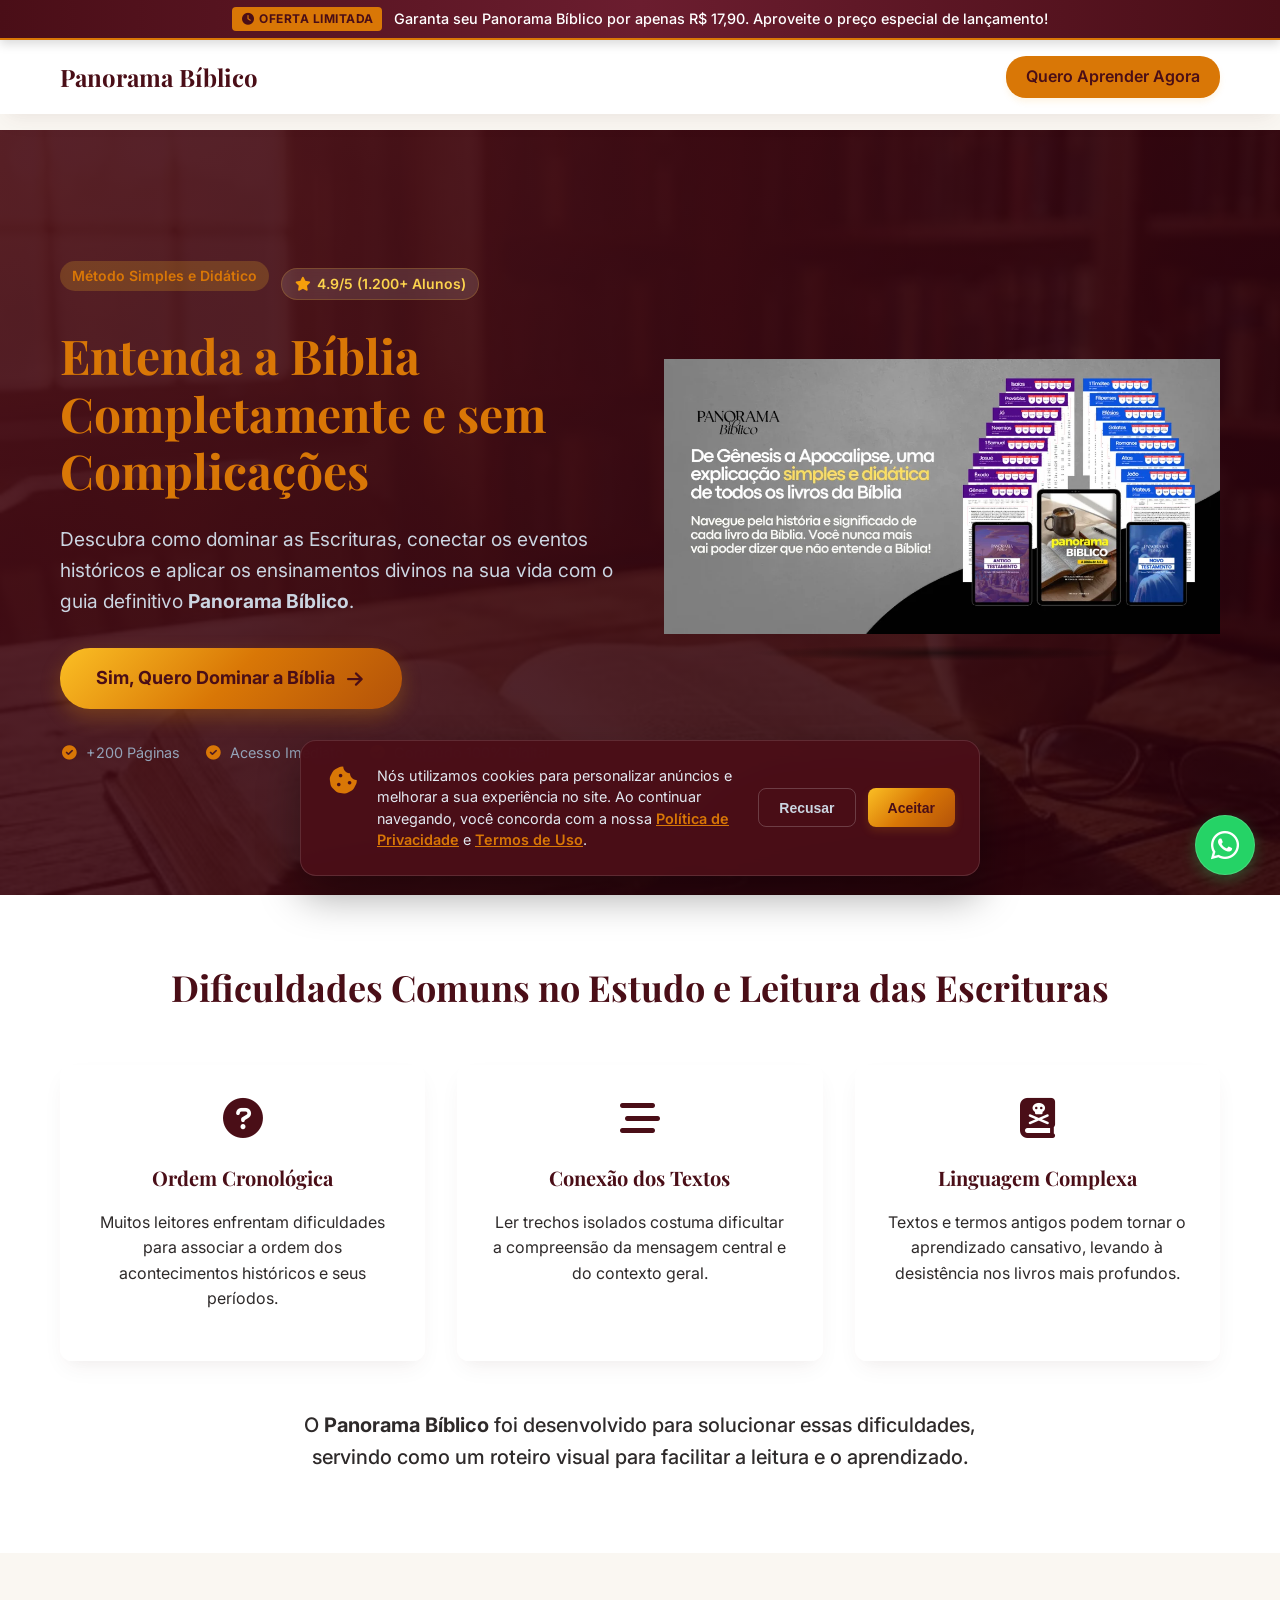
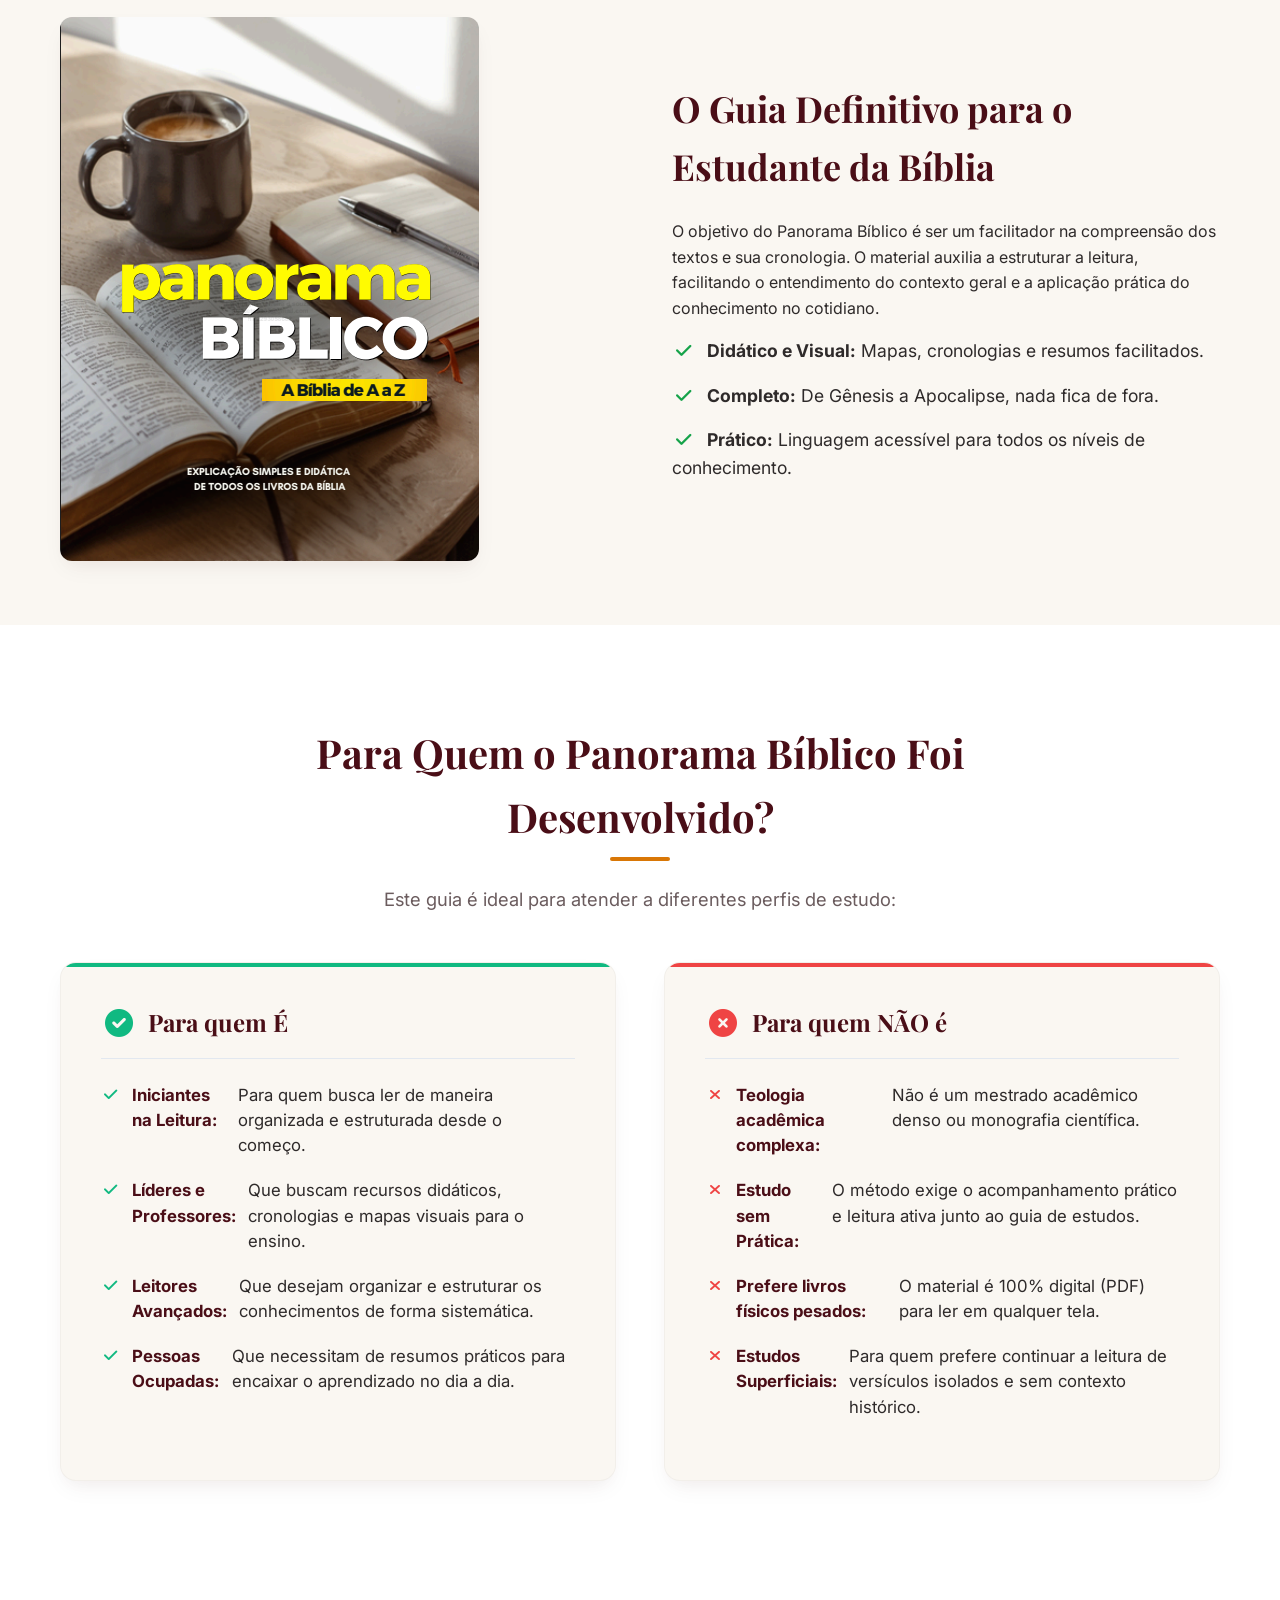
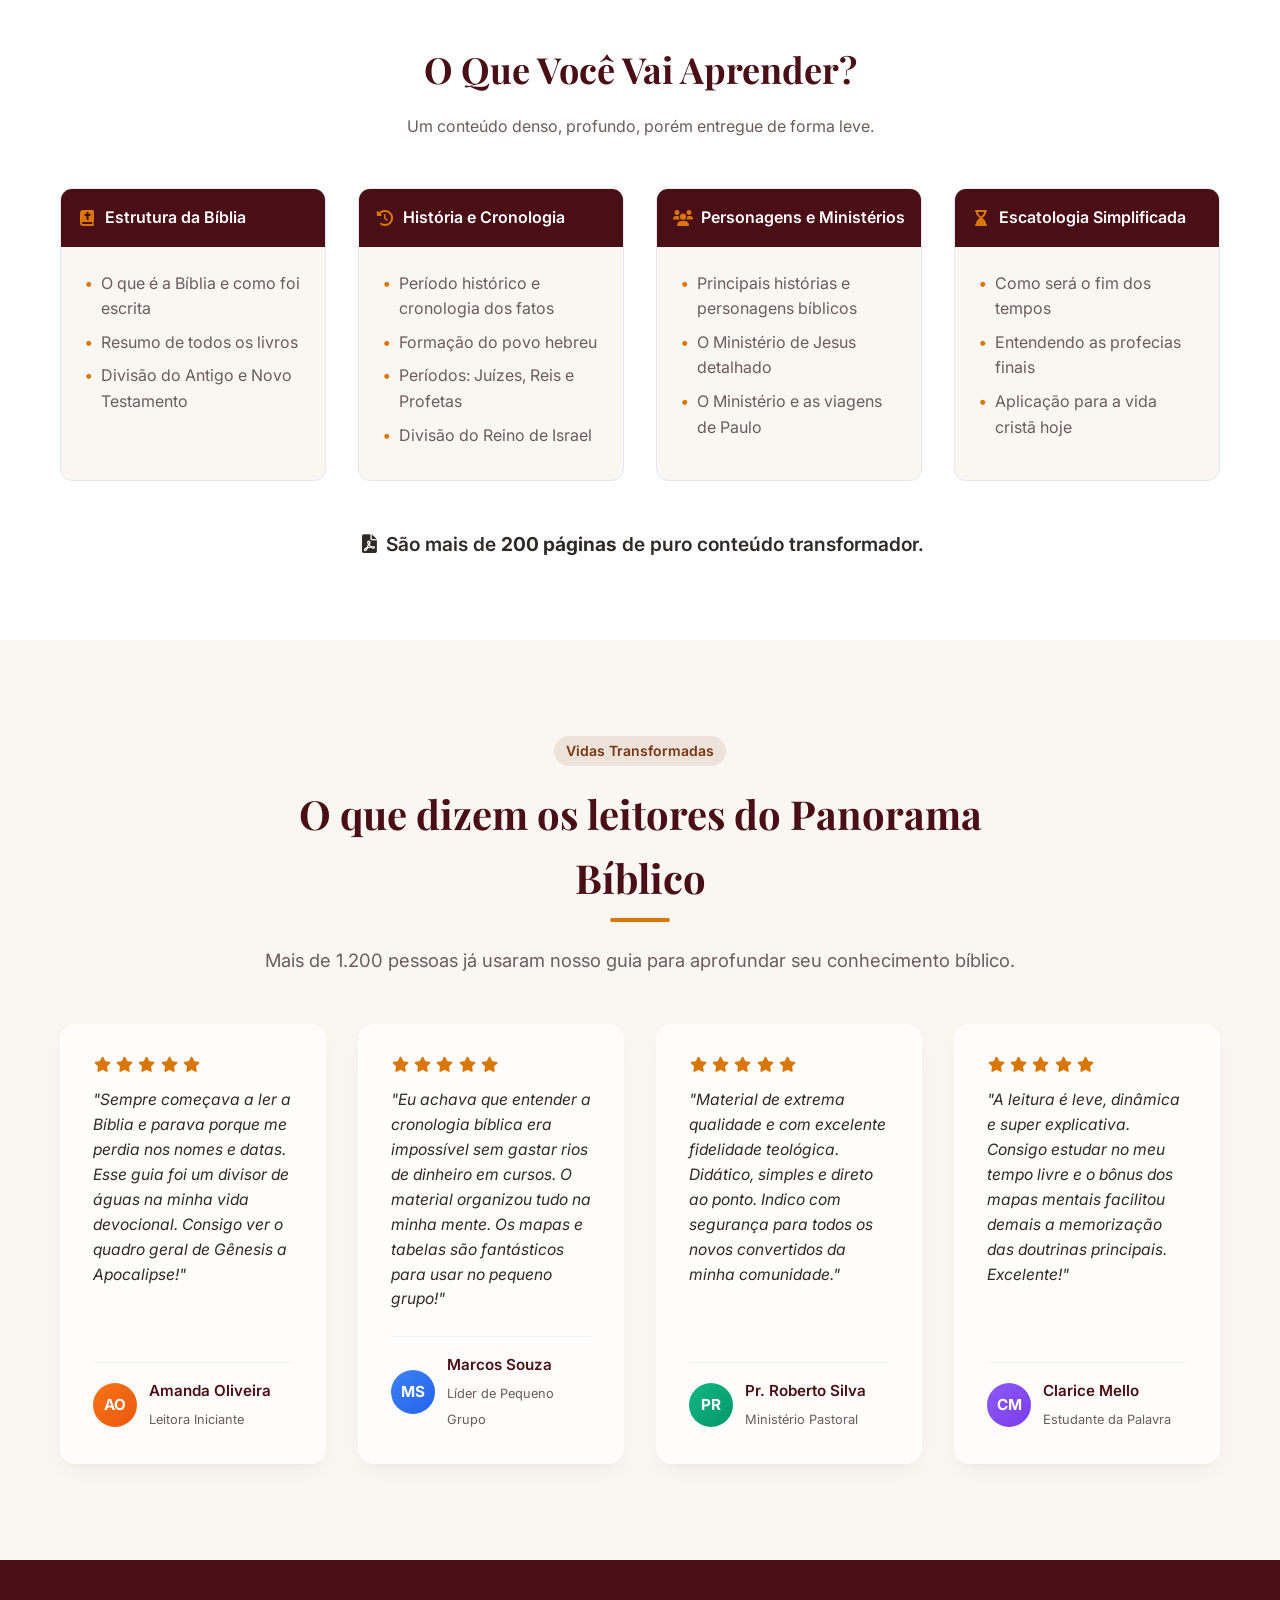
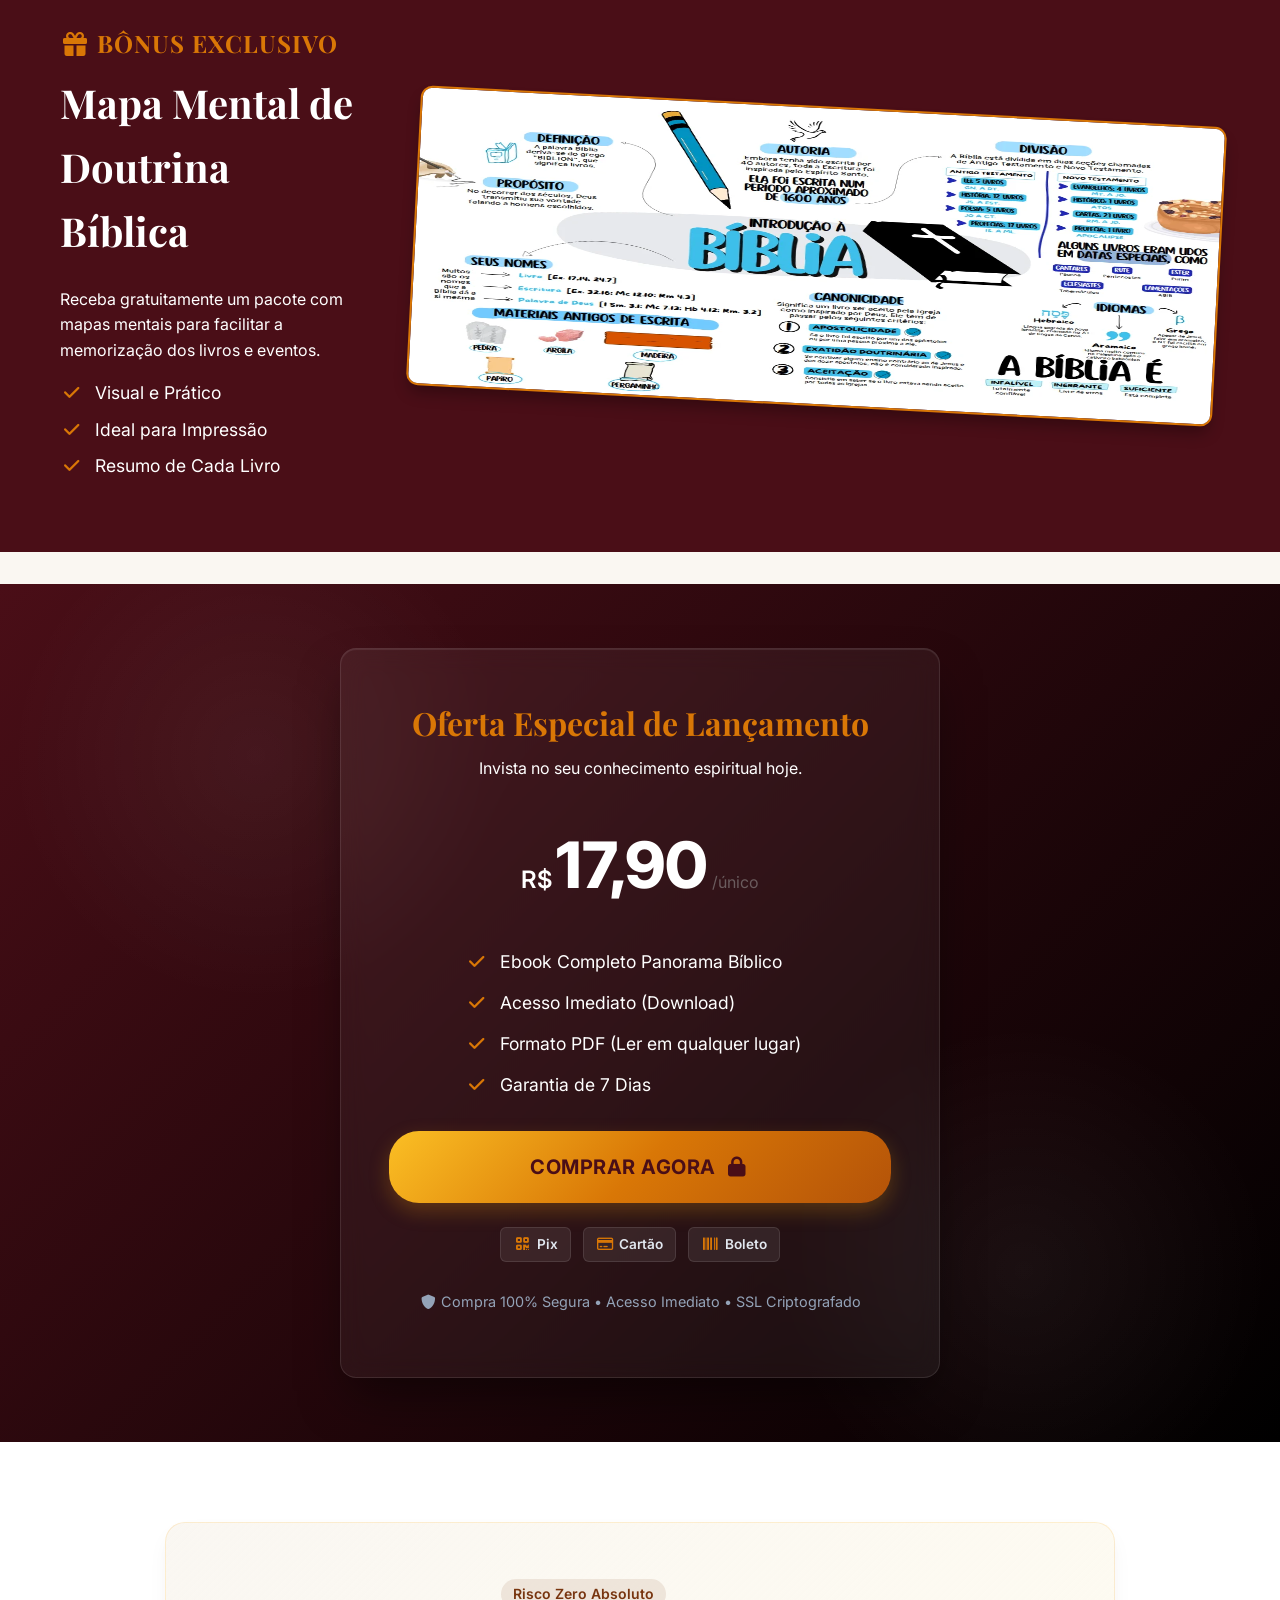
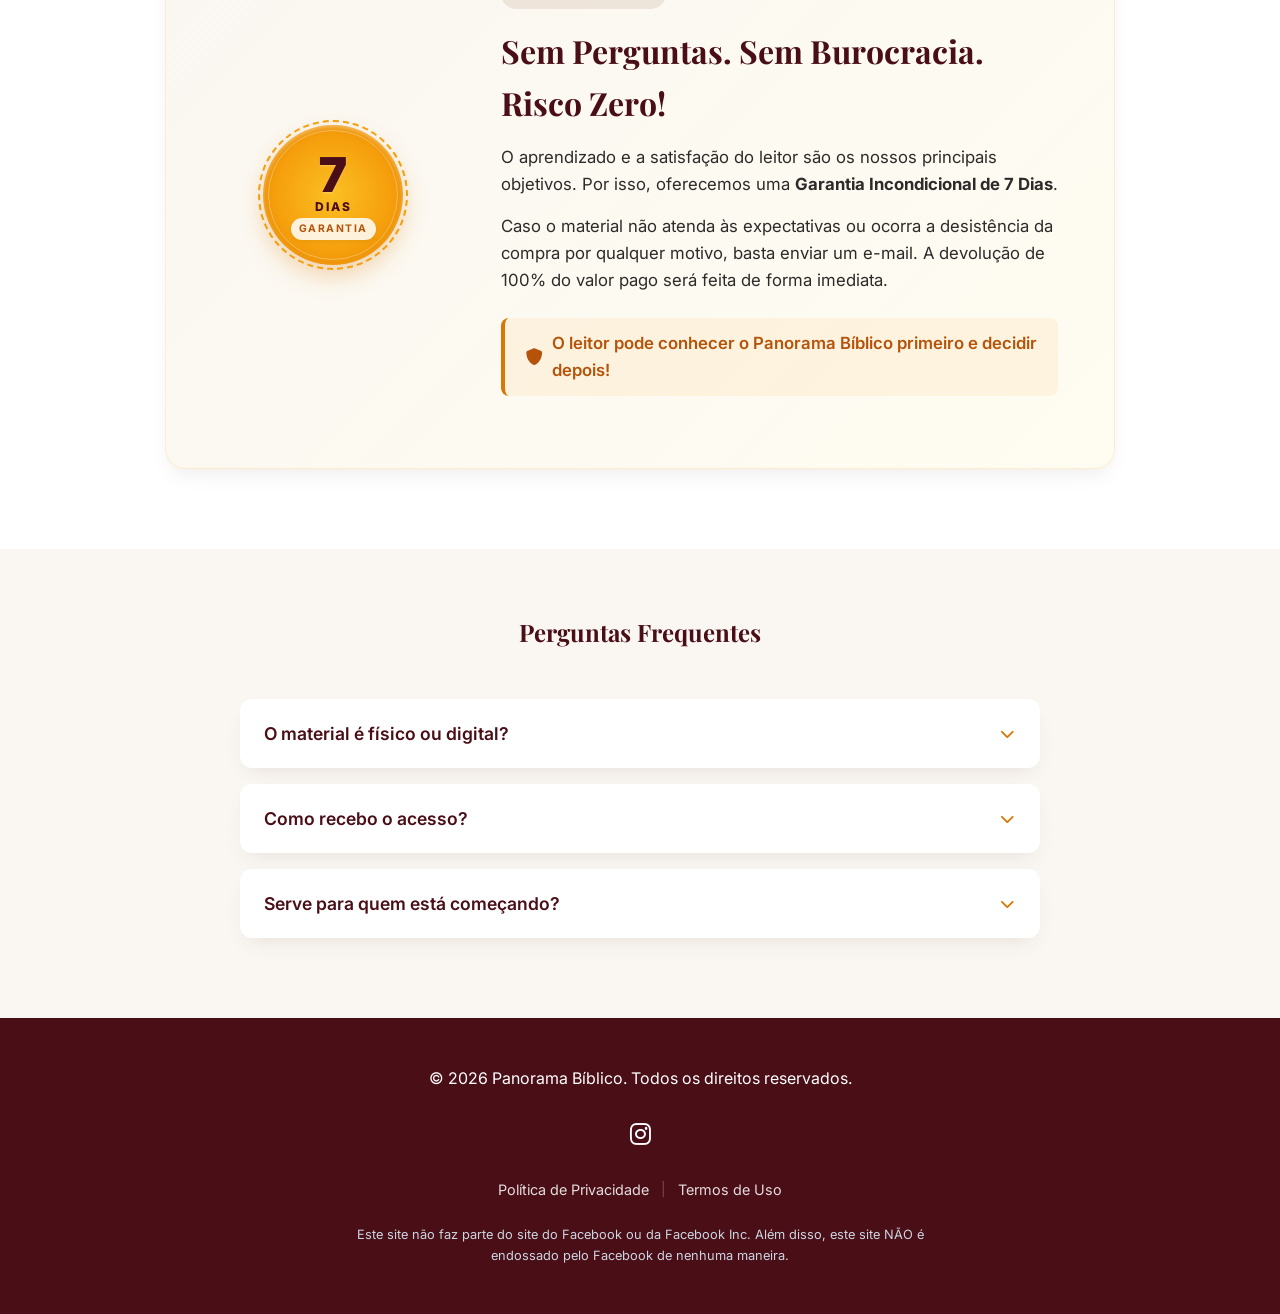
<file: index.html>
<!DOCTYPE html>
<html lang="pt-BR">

<head>
    <meta charset="UTF-8">
    <meta name="viewport" content="width=device-width, initial-scale=1.0">

    <!-- Optimized Third-Party Connections -->
    <link rel="preconnect" href="https://cdn.utmify.com.br" crossorigin>
    <link rel="dns-prefetch" href="https://cdn.utmify.com.br">

    <!-- UTMify Pixel Code -->
<!-- Meta Pixel Code -->
<script>
!function(f,b,e,v,n,t,s)
{if(f.fbq)return;n=f.fbq=function(){n.callMethod?
n.callMethod.apply(n,arguments):n.queue.push(arguments)};
if(!f._fbq)f._fbq=n;n.push=n;n.loaded=!0;n.version='2.0';
n.queue=[];t=b.createElement(e);t.async=!0;
t.src=v;s=b.getElementsByTagName(e)[0];
s.parentNode.insertBefore(t,s)}(window, document,'script',
'https://connect.facebook.net/en_US/fbevents.js');
fbq('init', '1540659380505305');
fbq('track', 'PageView');
</script>
<noscript><img height="1" width="1" style="display:none"
src="https://www.facebook.com/tr?id=1540659380505305&ev=PageView&noscript=1"
/></noscript>
<!-- End Meta Pixel Code -->

    <!-- UTMify Tracking Script -->
    <script src="https://cdn.utmify.com.br/scripts/utms/latest.js" data-utmify-prevent-xcod-sck
        data-utmify-prevent-subids async defer></script>

    <title>Panorama Bíblico - Guia Completo de Estudo e Cronologia</title>
    <meta name="description"
        content="Aprenda a estrutura histórica, cronológica e literária dos livros do Gênesis ao Apocalipse com um método simples, prático e totalmente visual.">

    <!-- Open Graph / Facebook Meta Tags -->
    <meta property="og:type" content="website">
    <meta property="og:url" content="https://estudepanoramabiblico.vercel.app/">
    <meta property="og:title" content="Panorama Bíblico - Guia Completo de Estudo e Cronologia">
    <meta property="og:description"
        content="Aprenda a estrutura histórica, cronológica e literária dos livros do Gênesis ao Apocalipse com um método simples, prático e totalmente visual.">
    <meta property="og:image"
        content="https://estudepanoramabiblico.vercel.app/imagens/panorama_biblico_hero_bg_v2.webp">

    <!-- Twitter Meta Tags -->
    <meta name="twitter:card" content="summary_large_image">
    <meta name="twitter:url" content="https://estudepanoramabiblico.vercel.app/">
    <meta name="twitter:title" content="Panorama Bíblico - Guia Completo de Estudo e Cronologia">
    <meta name="twitter:description"
        content="Aprenda a estrutura histórica, cronológica e literária dos livros do Gênesis ao Apocalipse com um método simples, prático e totalmente visual.">
    <meta name="twitter:image"
        content="https://estudepanoramabiblico.vercel.app/imagens/panorama_biblico_hero_bg_v2.webp">

    <!-- Google Fonts -->
    <link rel="preconnect" href="https://fonts.googleapis.com">
    <link rel="preconnect" href="https://fonts.gstatic.com" crossorigin>
    <link
        href="https://fonts.googleapis.com/css2?family=Inter:wght@300;400;600;700&family=Playfair+Display:wght@700&display=swap"
        rel="stylesheet">

    <!-- Preload Hero Background for LCP -->
    <link rel="preload" as="image" href="imagens/panorama_biblico_hero_bg_v2.webp" fetchpriority="high">

    <!-- CSS -->
    <link rel="stylesheet" href="styles.css">


    <!-- Font Awesome (Deferred to avoid render blocking) -->
    <link rel="preload" href="https://cdnjs.cloudflare.com/ajax/libs/font-awesome/6.0.0/css/all.min.css" as="style"
        onload="this.onload=null;this.rel='stylesheet'">
    <noscript>
        <link rel="stylesheet" href="https://cdnjs.cloudflare.com/ajax/libs/font-awesome/6.0.0/css/all.min.css">
    </noscript>
</head>

<body>

    <!-- Scroll Progress Bar -->
    <div class="scroll-progress-bar" id="scroll-progress-bar"></div>

    <!-- Urgency Top Banner -->
    <div class="urgency-banner" id="urgency-banner">
        <div class="container urgency-container">
            <span class="urgency-tag"><i class="fas fa-clock"></i> OFERTA LIMITADA</span>
            <span class="urgency-text">
                <span class="desktop-text">Garanta seu Panorama Bíblico por apenas R$ 17,90. Aproveite o preço especial
                    de lançamento!</span>
                <span class="mobile-text">Garanta por R$ 17,90! Preço especial de lançamento.</span>
            </span>
        </div>
    </div>

    <!-- Header / Navbar -->
    <header class="header">
        <div class="container navbar">
            <div class="logo">Panorama Bíblico</div>
            <a href="#oferta" class="btn-primary-small">Quero Aprender Agora</a>
        </div>
    </header>

    <main>
        <!-- Hero Section -->
        <section class="hero">
            <img src="imagens/panorama_biblico_hero_bg_v2.webp" alt="" class="hero-bg-img" fetchpriority="high"
                width="2048" height="1152">
            <div class="hero-overlay"></div>
            <div class="container hero-content">
                <div class="hero-text">
                    <div class="hero-badges">
                        <span class="badge">Método Simples e Didático</span>
                        <span class="badge-rating"><i class="fas fa-star"></i> 4.9/5 (1.200+ Alunos)</span>
                    </div>
                    <h1>Entenda a Bíblia Completamente e sem Complicações</h1>
                    <p>Descubra como dominar as Escrituras, conectar os eventos históricos e aplicar os ensinamentos
                        divinos
                        na sua vida com o guia definitivo <strong>Panorama Bíblico</strong>.</p>
                    <a href="#oferta" class="btn-primary ripple">Sim, Quero Dominar a Bíblia <i
                            class="fas fa-arrow-right"></i></a>
                    <div class="trust-badges">
                        <span><i class="fas fa-check-circle"></i> +200 Páginas</span>
                        <span><i class="fas fa-check-circle"></i> Acesso Imediato</span>
                        <span><i class="fas fa-check-circle"></i> Conteúdo 100% Digital</span>
                    </div>
                </div>
                <div class="hero-image-container">
                    <div class="mockup-wrapper">
                        <img src="imagens/ua2niot2.webp" alt="Panorama Bíblico - Capa do Material"
                            class="product-mockup" width="866" height="1024">
                        <div class="product-shadow"></div>
                    </div>
                </div>
            </div>
        </section>

        <!-- Agitation / Problem Section -->
        <section class="problem">
            <div class="container">
                <h2>Dificuldades Comuns no Estudo e Leitura das Escrituras</h2>
                <div class="problem-grid">
                    <div class="problem-card">
                        <i class="fas fa-question-circle"></i>
                        <h3>Ordem Cronológica</h3>
                        <p>Muitos leitores enfrentam dificuldades para associar a ordem dos acontecimentos históricos e
                            seus períodos.</p>
                    </div>
                    <div class="problem-card">
                        <i class="fas fa-stream"></i>
                        <h3>Conexão dos Textos</h3>
                        <p>Ler trechos isolados costuma dificultar a compreensão da mensagem central e do contexto
                            geral.</p>
                    </div>
                    <div class="problem-card">
                        <i class="fas fa-book-dead"></i>
                        <h3>Linguagem Complexa</h3>
                        <p>Textos e termos antigos podem tornar o aprendizado cansativo, levando à desistência nos
                            livros mais profundos.</p>
                    </div>
                </div>
                <div class="problem-solution-text">
                    <p>O <strong>Panorama Bíblico</strong> foi desenvolvido para solucionar essas dificuldades, servindo
                        como um roteiro visual para facilitar a leitura e o aprendizado.</p>
                </div>
            </div>
        </section>

        <!-- Solution / Benefits Section -->
        <section class="solution" id="sobre">
            <div class="container">
                <div class="solution-grid">
                    <div class="solution-image">
                        <img src="imagens/panorama.PNG" alt="Detalhes do Panorama Bíblico" class="solution-img-styled"
                            loading="lazy" width="419" height="544">
                    </div>
                    <div class="solution-content">
                        <h2>O Guia Definitivo para o Estudante da Bíblia</h2>
                        <p>O objetivo do Panorama Bíblico é ser um facilitador na compreensão dos textos e sua
                            cronologia.
                            O material auxilia a estruturar a leitura, facilitando o entendimento do contexto geral e
                            a aplicação prática do conhecimento no cotidiano.</p>
                        <ul class="benefit-list">
                            <li><i class="fas fa-check"></i> <strong>Didático e Visual:</strong> Mapas, cronologias e
                                resumos facilitados.</li>
                            <li><i class="fas fa-check"></i> <strong>Completo:</strong> De Gênesis a Apocalipse, nada
                                fica
                                de fora.</li>
                            <li><i class="fas fa-check"></i> <strong>Prático:</strong> Linguagem acessível para todos os
                                níveis de conhecimento.</li>
                        </ul>
                    </div>
                </div>
            </div>
        </section>

        <!-- Who is it for Section -->
        <section class="audience-qualification" id="publico">
            <div class="container">
                <div class="section-header-centered">
                    <h2>Para Quem o Panorama Bíblico Foi Desenvolvido?</h2>
                    <p class="section-subtitle-centered">Este guia é ideal para atender a diferentes perfis de estudo:
                    </p>
                </div>
                <div class="qualification-grid">
                    <div class="qualification-card for">
                        <div class="card-title-header">
                            <i class="fas fa-check-circle icon-success"></i>
                            <h3>Para quem É</h3>
                        </div>
                        <ul class="qualification-list">
                            <li><i class="fas fa-check"></i> <strong>Iniciantes na Leitura:</strong> Para quem busca ler
                                de maneira organizada e estruturada desde o começo.</li>
                            <li><i class="fas fa-check"></i> <strong>Líderes e Professores:</strong> Que buscam recursos
                                didáticos, cronologias e mapas visuais para o ensino.</li>
                            <li><i class="fas fa-check"></i> <strong>Leitores Avançados:</strong> Que desejam organizar
                                e estruturar os conhecimentos de forma sistemática.</li>
                            <li><i class="fas fa-check"></i> <strong>Pessoas Ocupadas:</strong> Que necessitam de
                                resumos práticos para encaixar o aprendizado no dia a dia.</li>
                        </ul>
                    </div>
                    <div class="qualification-card not-for">
                        <div class="card-title-header">
                            <i class="fas fa-times-circle icon-danger"></i>
                            <h3>Para quem NÃO é</h3>
                        </div>
                        <ul class="qualification-list">
                            <li><i class="fas fa-times"></i> <strong>Teologia acadêmica complexa:</strong> Não é um
                                mestrado acadêmico denso ou monografia científica.</li>
                            <li><i class="fas fa-times"></i> <strong>Estudo sem Prática:</strong> O método exige o
                                acompanhamento prático e leitura ativa junto ao guia de estudos.</li>
                            <li><i class="fas fa-times"></i> <strong>Prefere livros físicos pesados:</strong> O material
                                é 100% digital (PDF) para ler em qualquer tela.</li>
                            <li><i class="fas fa-times"></i> <strong>Estudos Superficiais:</strong> Para quem prefere
                                continuar a leitura de versículos isolados e sem contexto histórico.</li>
                        </ul>
                    </div>
                </div>
            </div>
        </section>

        <!-- Curriculum Section -->
        <section class="curriculum" id="conteudo">
            <div class="container">
                <h2>O Que Você Vai Aprender?</h2>
                <p class="section-subtitle">Um conteúdo denso, profundo, porém entregue de forma leve.</p>

                <div class="curriculum-grid">
                    <div class="module">
                        <div class="module-header">
                            <i class="fas fa-bible"></i> Estrutura da Bíblia
                        </div>
                        <ul>
                            <li>O que é a Bíblia e como foi escrita</li>
                            <li>Resumo de todos os livros</li>
                            <li>Divisão do Antigo e Novo Testamento</li>
                        </ul>
                    </div>
                    <div class="module">
                        <div class="module-header">
                            <i class="fas fa-history"></i> História e Cronologia
                        </div>
                        <ul>
                            <li>Período histórico e cronologia dos fatos</li>
                            <li>Formação do povo hebreu</li>
                            <li>Períodos: Juízes, Reis e Profetas</li>
                            <li>Divisão do Reino de Israel</li>
                        </ul>
                    </div>
                    <div class="module">
                        <div class="module-header">
                            <i class="fas fa-users"></i> Personagens e Ministérios
                        </div>
                        <ul>
                            <li>Principais histórias e personagens bíblicos</li>
                            <li>O Ministério de Jesus detalhado</li>
                            <li>O Ministério e as viagens de Paulo</li>
                        </ul>
                    </div>
                    <div class="module">
                        <div class="module-header">
                            <i class="fas fa-hourglass-end"></i> Escatologia Simplificada
                        </div>
                        <ul>
                            <li>Como será o fim dos tempos</li>
                            <li>Entendendo as profecias finais</li>
                            <li>Aplicação para a vida cristã hoje</li>
                        </ul>
                    </div>
                </div>

                <div class="material-info">
                    <p><i class="fas fa-file-pdf"></i> São mais de <strong>200 páginas</strong> de puro conteúdo
                        transformador.</p>
                </div>
            </div>
        </section>

        <!-- Testimonials Section -->
        <section class="testimonials" id="depoimentos">
            <div class="container">
                <div class="section-header-centered">
                    <span class="badge">Vidas Transformadas</span>
                    <h2>O que dizem os leitores do Panorama Bíblico</h2>
                    <p class="section-subtitle-centered">Mais de 1.200 pessoas já usaram nosso guia para aprofundar seu
                        conhecimento bíblico.</p>
                </div>
                <div class="testimonials-grid">
                    <div class="testimonial-card">
                        <div class="testimonial-rating">
                            <i class="fas fa-star"></i><i class="fas fa-star"></i><i class="fas fa-star"></i><i
                                class="fas fa-star"></i><i class="fas fa-star"></i>
                        </div>
                        <p class="testimonial-text">"Sempre começava a ler a Bíblia e parava porque me perdia nos nomes
                            e datas. Esse guia foi um divisor de águas na minha vida devocional. Consigo ver o quadro
                            geral de Gênesis a Apocalipse!"</p>
                        <div class="testimonial-author">
                            <div class="author-avatar avatar-orange">AO</div>
                            <div class="author-info">
                                <h3>Amanda Oliveira</h3>
                                <span>Leitora Iniciante</span>
                            </div>
                        </div>
                    </div>
                    <div class="testimonial-card">
                        <div class="testimonial-rating">
                            <i class="fas fa-star"></i><i class="fas fa-star"></i><i class="fas fa-star"></i><i
                                class="fas fa-star"></i><i class="fas fa-star"></i>
                        </div>
                        <p class="testimonial-text">"Eu achava que entender a cronologia bíblica era impossível sem
                            gastar rios de dinheiro em cursos. O material organizou tudo na minha mente. Os mapas e
                            tabelas são fantásticos para usar no pequeno grupo!"</p>
                        <div class="testimonial-author">
                            <div class="author-avatar avatar-blue">MS</div>
                            <div class="author-info">
                                <h3>Marcos Souza</h3>
                                <span>Líder de Pequeno Grupo</span>
                            </div>
                        </div>
                    </div>
                    <div class="testimonial-card">
                        <div class="testimonial-rating">
                            <i class="fas fa-star"></i><i class="fas fa-star"></i><i class="fas fa-star"></i><i
                                class="fas fa-star"></i><i class="fas fa-star"></i>
                        </div>
                        <p class="testimonial-text">"Material de extrema qualidade e com excelente fidelidade teológica.
                            Didático, simples e direto ao ponto. Indico com segurança para todos os novos convertidos da
                            minha comunidade."</p>
                        <div class="testimonial-author">
                            <div class="author-avatar avatar-green">PR</div>
                            <div class="author-info">
                                <h3>Pr. Roberto Silva</h3>
                                <span>Ministério Pastoral</span>
                            </div>
                        </div>
                    </div>
                    <div class="testimonial-card">
                        <div class="testimonial-rating">
                            <i class="fas fa-star"></i><i class="fas fa-star"></i><i class="fas fa-star"></i><i
                                class="fas fa-star"></i><i class="fas fa-star"></i>
                        </div>
                        <p class="testimonial-text">"A leitura é leve, dinâmica e super explicativa. Consigo estudar no
                            meu tempo livre e o bônus dos mapas mentais facilitou demais a memorização das doutrinas
                            principais. Excelente!"</p>
                        <div class="testimonial-author">
                            <div class="author-avatar avatar-purple">CM</div>
                            <div class="author-info">
                                <h3>Clarice Mello</h3>
                                <span>Estudante da Palavra</span>
                            </div>
                        </div>
                    </div>
                </div>
            </div>
        </section>

        <!-- Bonus Section -->
        <section class="bonus" id="mapa-mental-doutrina-biblica">
            <div class="container">
                <div class="bonus-content">
                    <div class="bonus-text">
                        <h2><i class="fas fa-gift"></i> Bônus Exclusivo</h2>
                        <h3>Mapa Mental de Doutrina Bíblica</h3>
                        <p>Receba gratuitamente um pacote com mapas mentais para facilitar a memorização dos livros e
                            eventos.</p>
                        <ul class="bonus-list">
                            <li><i class="fas fa-check"></i> Visual e Prático</li>
                            <li><i class="fas fa-check"></i> Ideal para Impressão</li>
                            <li><i class="fas fa-check"></i> Resumo de Cada Livro</li>
                        </ul>
                    </div>
                    <div class="bonus-image">
                        <!-- Bonus Image -->
                        <img src="imagens/mapa.webp" alt="Mapa Mental de Doutrina Bíblica" class="bonus-img"
                            loading="lazy" width="2048" height="1152">
                    </div>
                </div>
            </div>
        </section>

        <!-- Offer / Pricing Section -->
        <section class="offer" id="oferta">
            <div class="container">
                <div class="offer-card">
                    <div class="offer-header">
                        <h3>Oferta Especial de Lançamento</h3>
                        <p>Invista no seu conhecimento espiritual hoje.</p>
                    </div>
                    <div class="offer-body">
                        <div class="price-container">
                            <span class="currency">R$</span>
                            <span class="price">17,90</span>
                            <span class="period">/único</span>
                        </div>
                        <ul class="offer-benefits">
                            <li><i class="fas fa-check"></i> Ebook Completo Panorama Bíblico</li>
                            <li><i class="fas fa-check"></i> Acesso Imediato (Download)</li>
                            <li><i class="fas fa-check"></i> Formato PDF (Ler em qualquer lugar)</li>
                            <li><i class="fas fa-check"></i> Garantia de 7 Dias</li>
                        </ul>
                        <a href="https://pay.cakto.com.br/tj2q7gd_772613" class="btn-primary btn-large pulse">COMPRAR
                            AGORA <i class="fas fa-lock"></i></a>
                        <div class="payment-security-block">
                            <div class="payment-badges">
                                <span class="badge-item"><i class="fas fa-qrcode"></i> Pix</span>
                                <span class="badge-item"><i class="far fa-credit-card"></i> Cartão</span>
                                <span class="badge-item"><i class="fas fa-barcode"></i> Boleto</span>
                            </div>
                            <p class="guarantee-text"><i class="fas fa-shield-alt"></i> Compra 100% Segura &bull; Acesso
                                Imediato &bull; SSL Criptografado</p>
                        </div>
                    </div>
                </div>
            </div>
        </section>

        <!-- Guarantee Section -->
        <section class="guarantee-section" id="garantia">
            <div class="container">
                <div class="guarantee-box">
                    <div class="guarantee-badge-container">
                        <!-- Premium Gold Badge Seal with CSS -->
                        <div class="gold-seal-badge">
                            <div class="seal-outer-ring"></div>
                            <div class="seal-inner-ring">
                                <span class="seal-number">7</span>
                                <span class="seal-unit">DIAS</span>
                                <span class="seal-text-circle">GARANTIA</span>
                            </div>
                        </div>
                    </div>
                    <div class="guarantee-content">
                        <span class="badge">Risco Zero Absoluto</span>
                        <h2>Sem Perguntas. Sem Burocracia. Risco Zero!</h2>
                        <p>O aprendizado e a satisfação do leitor são os nossos principais objetivos. Por isso,
                            oferecemos uma <strong>Garantia
                                Incondicional de 7 Dias</strong>.</p>
                        <p>Caso o material não atenda às expectativas ou ocorra a desistência da compra por qualquer
                            motivo, basta
                            enviar um e-mail. A devolução de 100% do valor pago será feita de forma imediata.</p>
                        <p class="highlight-guarantee-text"><i class="fas fa-shield-alt"></i> O leitor pode conhecer o
                            Panorama
                            Bíblico primeiro e decidir depois!</p>
                    </div>
                </div>
            </div>
        </section>

        <!-- FAQ Section -->
        <section class="faq">
            <div class="container">
                <h2>Perguntas Frequentes</h2>
                <div class="accordion">
                    <div class="accordion-item">
                        <button class="accordion-header" id="faq-header-1" aria-expanded="false"
                            aria-controls="faq-content-1">
                            O material é físico ou digital?
                            <i class="fas fa-chevron-down toggle-icon"></i>
                        </button>
                        <div class="accordion-content" id="faq-content-1" role="region" aria-labelledby="faq-header-1">
                            <p>O Panorama Bíblico é um produto 100% digital (Ebook em PDF). Você receberá o acesso por
                                e-mail imediatamente após a confirmação do pagamento e poderá ler no celular, tablet ou
                                computador.</p>
                        </div>
                    </div>
                    <div class="accordion-item">
                        <button class="accordion-header" id="faq-header-2" aria-expanded="false"
                            aria-controls="faq-content-2">
                            Como recebo o acesso?
                            <i class="fas fa-chevron-down toggle-icon"></i>
                        </button>
                        <div class="accordion-content" id="faq-content-2" role="region" aria-labelledby="faq-header-2">
                            <p>Assim que o pagamento for aprovado, você receberá um e-mail com o link para download do
                                material. É rápido e automático.</p>
                        </div>
                    </div>
                    <div class="accordion-item">
                        <button class="accordion-header" id="faq-header-3" aria-expanded="false"
                            aria-controls="faq-content-3">
                            Serve para quem está começando?
                            <i class="fas fa-chevron-down toggle-icon"></i>
                        </button>
                        <div class="accordion-content" id="faq-content-3" role="region" aria-labelledby="faq-header-3">
                            <p>Sim! O material foi desenhado exatamente para ser didático e simples, ideal tanto para
                                iniciantes quanto para quem já estuda a Bíblia e quer organizar seu conhecimento.</p>
                        </div>
                    </div>
                </div>
            </div>
        </section>
    </main>

    <!-- Footer -->
    <footer class="footer">
        <div class="container">
            <p>&copy; <span id="current-year">2026</span> Panorama Bíblico. Todos os direitos reservados.</p>
            <div class="social-links">
                <a href="https://www.instagram.com/raizes.da.fe_ofc/" target="_blank" rel="noopener noreferrer"
                    aria-label="Acesse nosso Instagram"><i class="fab fa-instagram"></i></a>
            </div>
            <div class="footer-links">
                <a href="politica-de-privacidade.html">Política de Privacidade</a>
                <span>|</span>
                <a href="termos-de-uso.html">Termos de Uso</a>
            </div>
            <p class="disclaimer">Este site não faz parte do site do Facebook ou da Facebook Inc. Além disso, este site
                NÃO é endossado pelo Facebook de nenhuma maneira.</p>
        </div>
    </footer>

    <!-- Mobile Sticky CTA Bar -->
    <div class="mobile-sticky-cta" id="mobile-sticky-cta">
        <div class="sticky-cta-container">
            <div class="sticky-cta-product">
                <img src="imagens/ua2niot2.webp" alt="Miniatura do Ebook" class="sticky-product-img" width="50"
                    height="60">
                <div class="sticky-product-info">
                    <span class="sticky-title">Panorama Bíblico</span>
                    <span class="sticky-price">R$ 17,90</span>
                </div>
            </div>
            <a href="https://pay.cakto.com.br/tj2q7gd_772613" class="btn-primary btn-sticky-buy">COMPRAR <i
                    class="fas fa-lock"></i></a>
        </div>
    </div>

    <!-- Floating WhatsApp Support Button -->
    <a href="https://wa.me/556293806160?text=Olá!%20Gostaria%20de%20tirar%20algumas%20dúvidas%20sobre%20o%20Panorama%20B%C3%ADblico."
        class="whatsapp-float" target="_blank" rel="noopener noreferrer" aria-label="Fale conosco no WhatsApp">
        <i class="fab fa-whatsapp"></i>
        <span class="whatsapp-tooltip">Dúvidas? Fale Conosco!</span>
    </a>



    <!-- Cookie Consent Banner -->
    <div class="cookie-banner" id="cookie-banner">
        <div class="cookie-content">
            <i class="fas fa-cookie-bite cookie-icon"></i>
            <div class="cookie-text">
                Nós utilizamos cookies para personalizar anúncios e melhorar a sua experiência no site. Ao continuar
                navegando, você concorda com a nossa <a href="politica-de-privacidade.html" target="_blank">Política de
                    Privacidade</a> e <a href="termos-de-uso.html" target="_blank">Termos de Uso</a>.
            </div>
        </div>
        <div class="cookie-buttons">
            <button class="btn-cookie-reject" id="btn-cookie-reject">Recusar</button>
            <button class="btn-cookie-accept" id="btn-cookie-accept">Aceitar</button>
        </div>
    </div>

    <script src="script.js" defer></script>
</body>

</html>
</file>
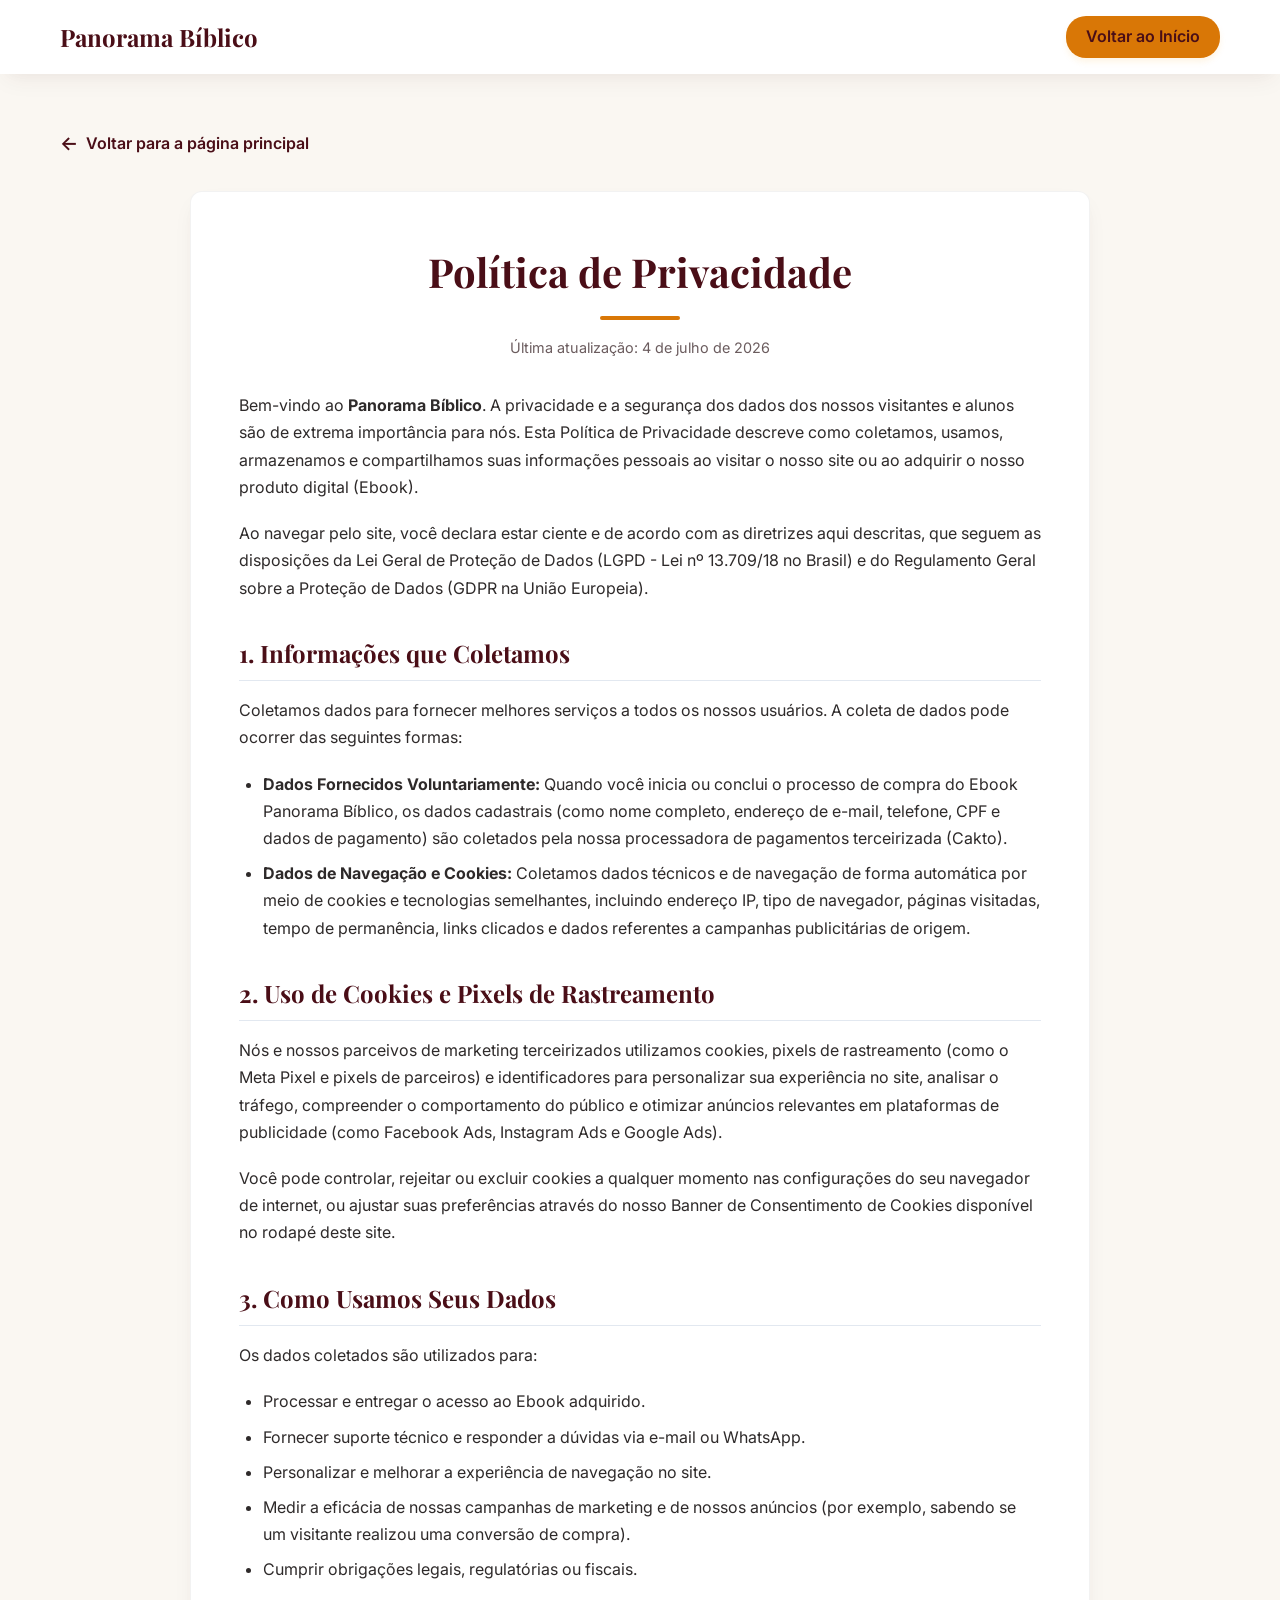
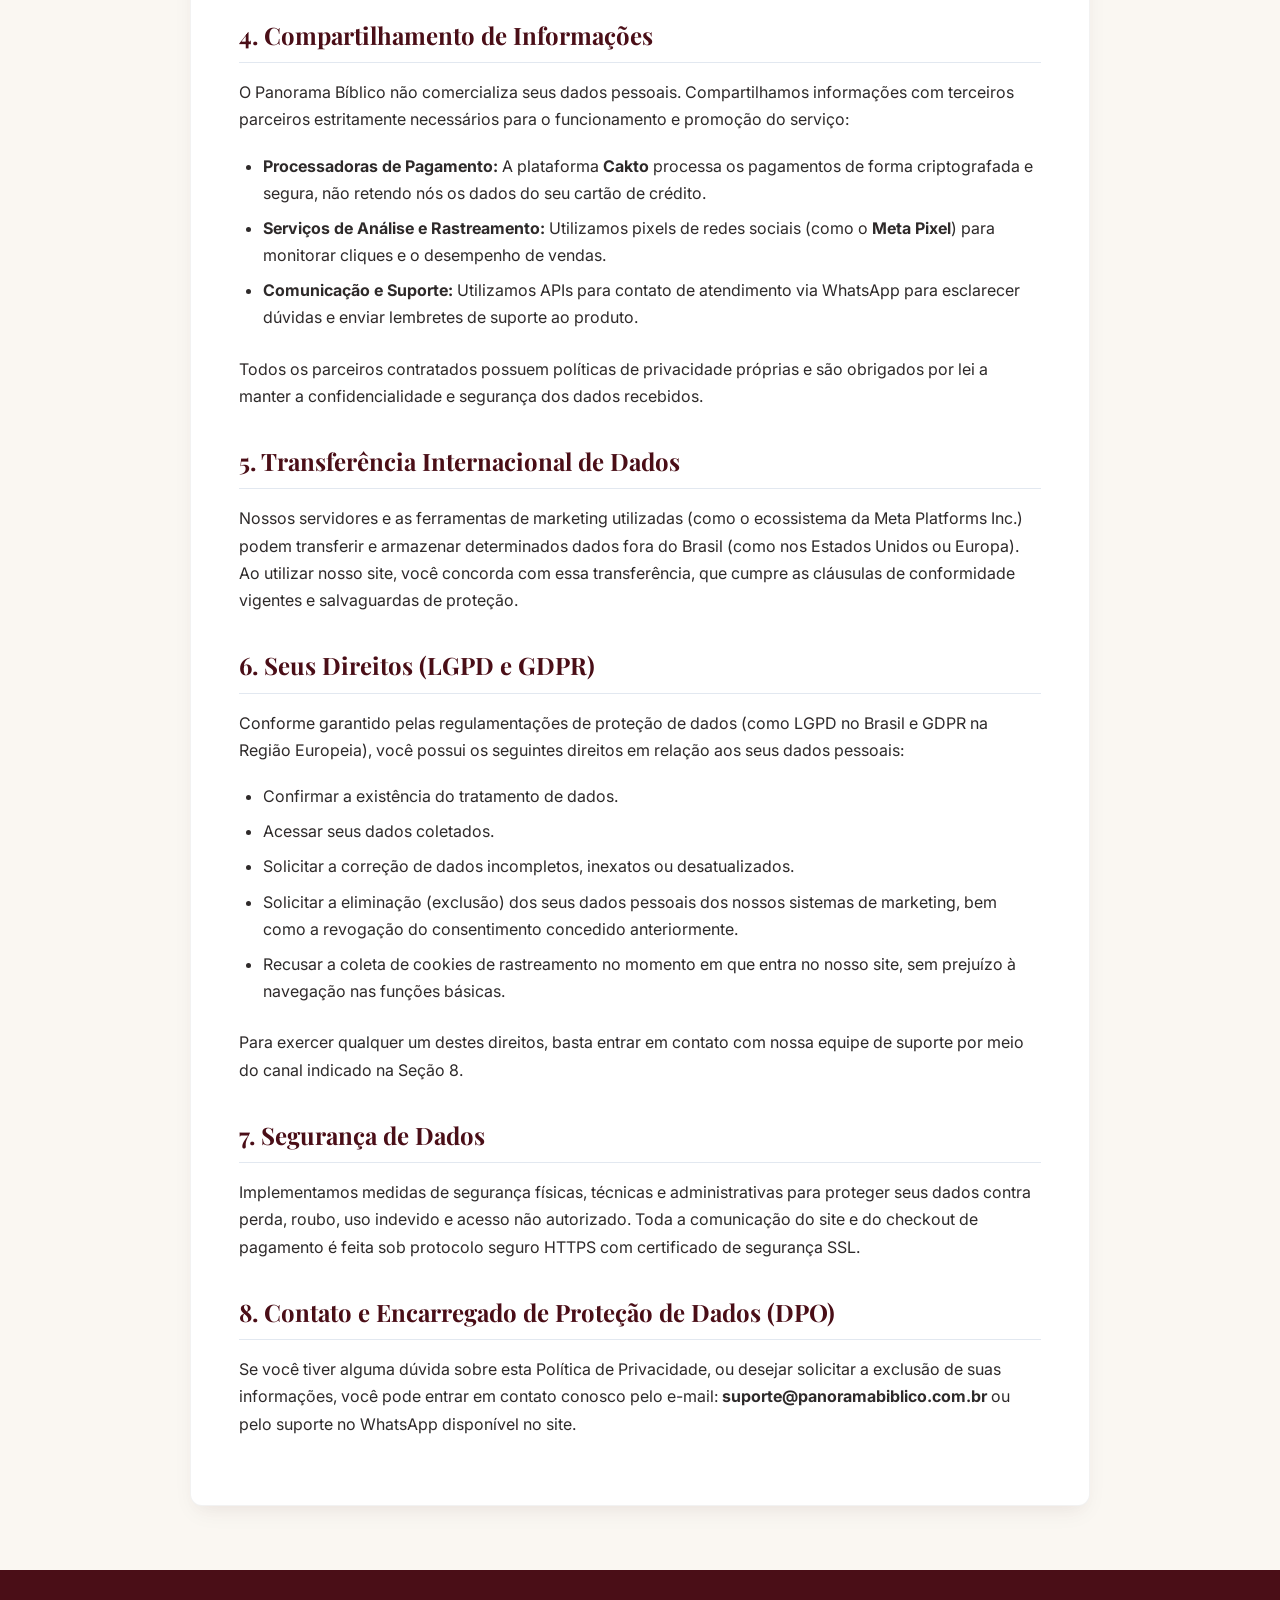
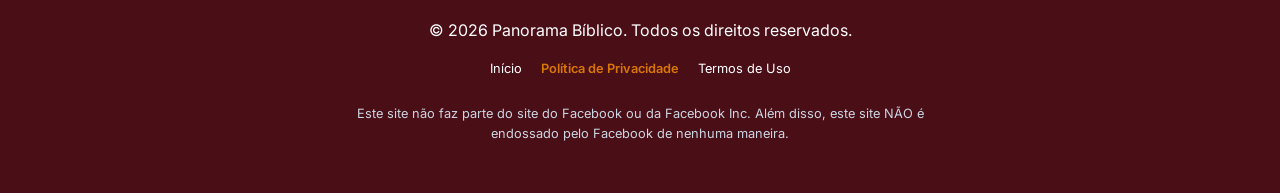
<file: politica-de-privacidade.html>
<!DOCTYPE html>
<html lang="pt-BR">

<head>
    <meta charset="UTF-8">
    <meta name="viewport" content="width=device-width, initial-scale=1.0">
    <title>Política de Privacidade - Panorama Bíblico</title>
    <meta name="description" content="Política de Privacidade do Panorama Bíblico. Saiba como coletamos, usamos e protegemos seus dados pessoais de acordo com a LGPD e GDPR.">
    
    <!-- Google Fonts -->
    <link rel="preconnect" href="https://fonts.googleapis.com">
    <link rel="preconnect" href="https://fonts.gstatic.com" crossorigin>
    <link href="https://fonts.googleapis.com/css2?family=Inter:wght@300;400;600;700&family=Playfair+Display:wght@700&display=swap" rel="stylesheet">
    
    <!-- CSS -->
    <link rel="stylesheet" href="styles.css">
    
    <style>
        .legal-section {
            padding: 8rem 0 4rem 0;
            background-color: var(--bg-light);
            min-height: 80vh;
        }
        .legal-card {
            background-color: var(--white);
            border-radius: var(--border-radius);
            box-shadow: var(--shadow);
            padding: 3rem;
            max-width: 900px;
            margin: 0 auto;
            border: 1px solid rgba(0, 0, 0, 0.05);
        }
        .legal-card h1 {
            font-size: 2.5rem;
            color: var(--secondary-color);
            margin-bottom: 2rem;
            text-align: center;
            position: relative;
            padding-bottom: 1rem;
        }
        .legal-card h1::after {
            content: '';
            position: absolute;
            bottom: 0;
            left: 50%;
            transform: translateX(-50%);
            width: 80px;
            height: 4px;
            background-color: var(--primary-color);
            border-radius: 2px;
        }
        .legal-card h2 {
            font-size: 1.5rem;
            color: var(--secondary-color);
            margin: 2rem 0 1rem 0;
            border-bottom: 1px solid #e2e8f0;
            padding-bottom: 0.5rem;
        }
        .legal-card p, .legal-card li {
            font-size: 1rem;
            color: var(--text-color);
            line-height: 1.7;
            margin-bottom: 1.2rem;
        }
        .legal-card ul {
            list-style: disc;
            margin-left: 1.5rem;
            margin-bottom: 1.5rem;
        }
        .legal-card li {
            margin-bottom: 0.5rem;
        }
        .btn-back {
            display: inline-flex;
            align-items: center;
            gap: 0.5rem;
            color: var(--secondary-color);
            font-weight: 600;
            margin-bottom: 2rem;
            transition: color 0.2s;
        }
        .btn-back:hover {
            color: var(--primary-color);
        }
        @media (max-width: 768px) {
            .legal-card {
                padding: 1.5rem;
            }
            .legal-card h1 {
                font-size: 2rem;
            }
        }
    </style>
</head>

<body>
    <!-- Header / Navbar -->
    <header class="header" style="top: 0;">
        <div class="container navbar">
            <a href="index.html" class="logo">Panorama Bíblico</a>
            <a href="index.html" class="btn-primary-small">Voltar ao Início</a>
        </div>
    </header>

    <main>
        <section class="legal-section">
            <div class="container">
                <a href="index.html" class="btn-back">
                    <span style="font-size: 1.2rem;">&larr;</span> Voltar para a página principal
                </a>
                
                <div class="legal-card">
                    <h1>Política de Privacidade</h1>
                    <p style="text-align: center; color: var(--text-muted); font-size: 0.9rem; margin-top: -1rem; margin-bottom: 2rem;">
                        Última atualização: 4 de julho de 2026
                    </p>
                    
                    <p>Bem-vindo ao <strong>Panorama Bíblico</strong>. A privacidade e a segurança dos dados dos nossos visitantes e alunos são de extrema importância para nós. Esta Política de Privacidade descreve como coletamos, usamos, armazenamos e compartilhamos suas informações pessoais ao visitar o nosso site ou ao adquirir o nosso produto digital (Ebook).</p>
                    
                    <p>Ao navegar pelo site, você declara estar ciente e de acordo com as diretrizes aqui descritas, que seguem as disposições da Lei Geral de Proteção de Dados (LGPD - Lei nº 13.709/18 no Brasil) e do Regulamento Geral sobre a Proteção de Dados (GDPR na União Europeia).</p>

                    <h2>1. Informações que Coletamos</h2>
                    <p>Coletamos dados para fornecer melhores serviços a todos os nossos usuários. A coleta de dados pode ocorrer das seguintes formas:</p>
                    <ul>
                        <li><strong>Dados Fornecidos Voluntariamente:</strong> Quando você inicia ou conclui o processo de compra do Ebook Panorama Bíblico, os dados cadastrais (como nome completo, endereço de e-mail, telefone, CPF e dados de pagamento) são coletados pela nossa processadora de pagamentos terceirizada (Cakto).</li>
                        <li><strong>Dados de Navegação e Cookies:</strong> Coletamos dados técnicos e de navegação de forma automática por meio de cookies e tecnologias semelhantes, incluindo endereço IP, tipo de navegador, páginas visitadas, tempo de permanência, links clicados e dados referentes a campanhas publicitárias de origem.</li>
                    </ul>

                    <h2>2. Uso de Cookies e Pixels de Rastreamento</h2>
                    <p>Nós e nossos parceivos de marketing terceirizados utilizamos cookies, pixels de rastreamento (como o Meta Pixel e pixels de parceiros) e identificadores para personalizar sua experiência no site, analisar o tráfego, compreender o comportamento do público e otimizar anúncios relevantes em plataformas de publicidade (como Facebook Ads, Instagram Ads e Google Ads).</p>
                    <p>Você pode controlar, rejeitar ou excluir cookies a qualquer momento nas configurações do seu navegador de internet, ou ajustar suas preferências através do nosso Banner de Consentimento de Cookies disponível no rodapé deste site.</p>

                    <h2>3. Como Usamos Seus Dados</h2>
                    <p>Os dados coletados são utilizados para:</p>
                    <ul>
                        <li>Processar e entregar o acesso ao Ebook adquirido.</li>
                        <li>Fornecer suporte técnico e responder a dúvidas via e-mail ou WhatsApp.</li>
                        <li>Personalizar e melhorar a experiência de navegação no site.</li>
                        <li>Medir a eficácia de nossas campanhas de marketing e de nossos anúncios (por exemplo, sabendo se um visitante realizou uma conversão de compra).</li>
                        <li>Cumprir obrigações legais, regulatórias ou fiscais.</li>
                    </ul>

                    <h2>4. Compartilhamento de Informações</h2>
                    <p>O Panorama Bíblico não comercializa seus dados pessoais. Compartilhamos informações com terceiros parceiros estritamente necessários para o funcionamento e promoção do serviço:</p>
                    <ul>
                        <li><strong>Processadoras de Pagamento:</strong> A plataforma <strong>Cakto</strong> processa os pagamentos de forma criptografada e segura, não retendo nós os dados do seu cartão de crédito.</li>
                        <li><strong>Serviços de Análise e Rastreamento:</strong> Utilizamos pixels de redes sociais (como o <strong>Meta Pixel</strong>) para monitorar cliques e o desempenho de vendas.</li>
                        <li><strong>Comunicação e Suporte:</strong> Utilizamos APIs para contato de atendimento via WhatsApp para esclarecer dúvidas e enviar lembretes de suporte ao produto.</li>
                    </ul>
                    <p>Todos os parceiros contratados possuem políticas de privacidade próprias e são obrigados por lei a manter a confidencialidade e segurança dos dados recebidos.</p>

                    <h2>5. Transferência Internacional de Dados</h2>
                    <p>Nossos servidores e as ferramentas de marketing utilizadas (como o ecossistema da Meta Platforms Inc.) podem transferir e armazenar determinados dados fora do Brasil (como nos Estados Unidos ou Europa). Ao utilizar nosso site, você concorda com essa transferência, que cumpre as cláusulas de conformidade vigentes e salvaguardas de proteção.</p>

                    <h2>6. Seus Direitos (LGPD e GDPR)</h2>
                    <p>Conforme garantido pelas regulamentações de proteção de dados (como LGPD no Brasil e GDPR na Região Europeia), você possui os seguintes direitos em relação aos seus dados pessoais:</p>
                    <ul>
                        <li>Confirmar a existência do tratamento de dados.</li>
                        <li>Acessar seus dados coletados.</li>
                        <li>Solicitar a correção de dados incompletos, inexatos ou desatualizados.</li>
                        <li>Solicitar a eliminação (exclusão) dos seus dados pessoais dos nossos sistemas de marketing, bem como a revogação do consentimento concedido anteriormente.</li>
                        <li>Recusar a coleta de cookies de rastreamento no momento em que entra no nosso site, sem prejuízo à navegação nas funções básicas.</li>
                    </ul>
                    <p>Para exercer qualquer um destes direitos, basta entrar em contato com nossa equipe de suporte por meio do canal indicado na Seção 8.</p>

                    <h2>7. Segurança de Dados</h2>
                    <p>Implementamos medidas de segurança físicas, técnicas e administrativas para proteger seus dados contra perda, roubo, uso indevido e acesso não autorizado. Toda a comunicação do site e do checkout de pagamento é feita sob protocolo seguro HTTPS com certificado de segurança SSL.</p>

                    <h2>8. Contato e Encarregado de Proteção de Dados (DPO)</h2>
                    <p>Se você tiver alguma dúvida sobre esta Política de Privacidade, ou desejar solicitar a exclusão de suas informações, você pode entrar em contato conosco pelo e-mail: <strong>suporte@panoramabiblico.com.br</strong> ou pelo suporte no WhatsApp disponível no site.</p>
                </div>
            </div>
        </section>
    </main>

    <!-- Footer -->
    <footer class="footer">
        <div class="container">
            <p>&copy; <span id="current-year">2026</span> Panorama Bíblico. Todos os direitos reservados.</p>
            <p class="disclaimer" style="margin-top: 1rem;">
                <a href="index.html" style="color: var(--white); margin-right: 15px;">Início</a>
                <a href="politica-de-privacidade.html" style="color: var(--primary-color); margin-right: 15px; font-weight: 600;">Política de Privacidade</a>
                <a href="termos-de-uso.html" style="color: var(--white);">Termos de Uso</a>
            </p>
            <p class="disclaimer" style="margin-top: 1.5rem;">Este site não faz parte do site do Facebook ou da Facebook Inc. Além disso, este site NÃO é endossado pelo Facebook de nenhuma maneira.</p>
        </div>
    </footer>

    <script src="script.js" defer></script>
</body>

</html>
</file>
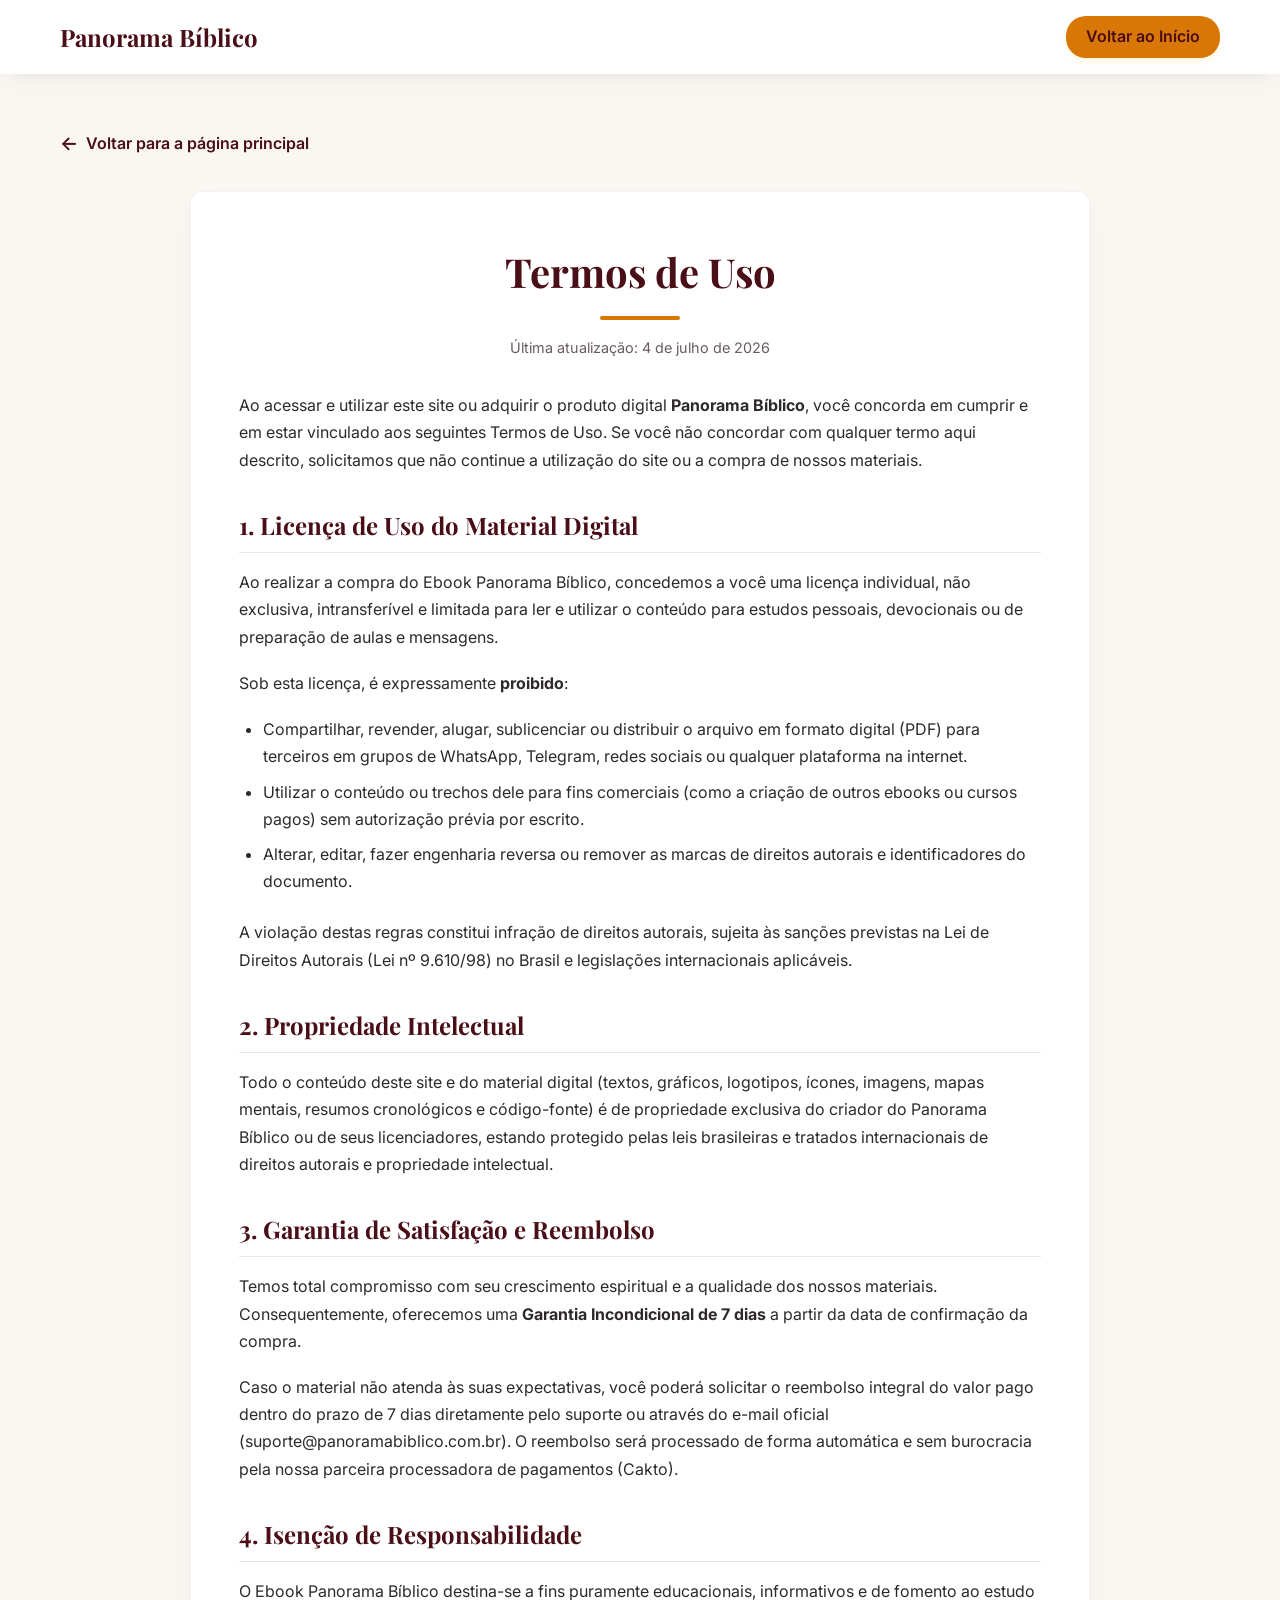
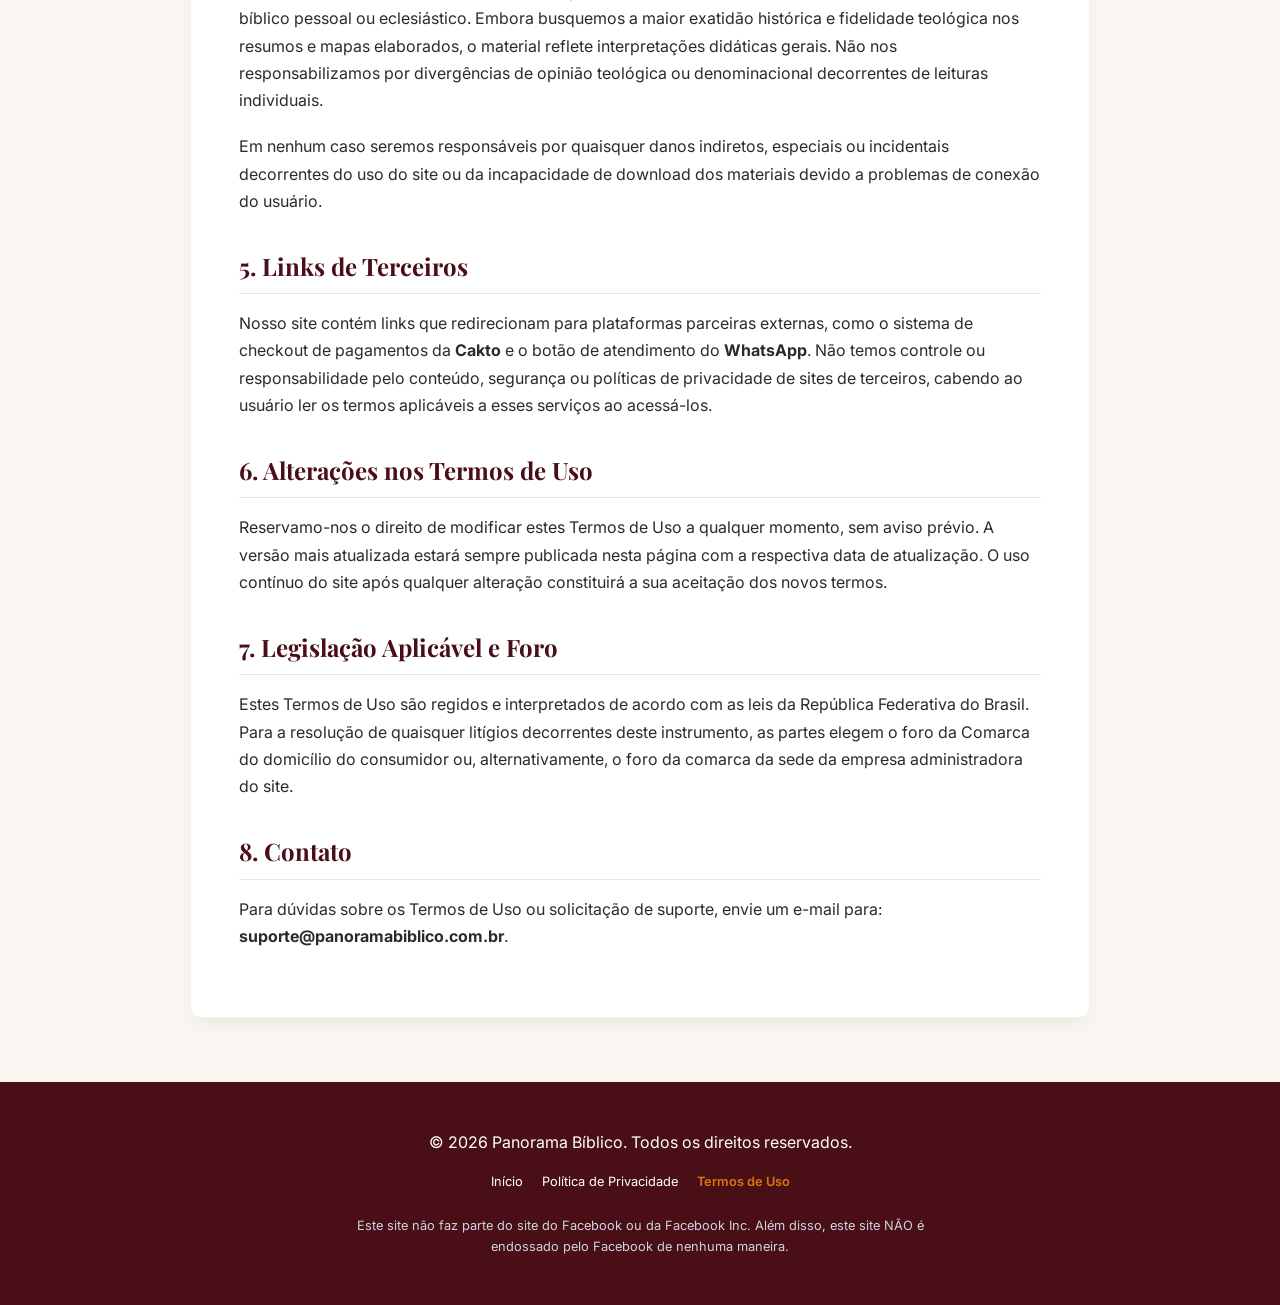
<file: termos-de-uso.html>
<!DOCTYPE html>
<html lang="pt-BR">

<head>
    <meta charset="UTF-8">
    <meta name="viewport" content="width=device-width, initial-scale=1.0">
    <title>Termos de Uso - Panorama Bíblico</title>
    <meta name="description" content="Termos de Uso do Panorama Bíblico. Saiba quais são as regras, responsabilidades e licença de uso do nosso conteúdo digital.">
    
    <!-- Google Fonts -->
    <link rel="preconnect" href="https://fonts.googleapis.com">
    <link rel="preconnect" href="https://fonts.gstatic.com" crossorigin>
    <link href="https://fonts.googleapis.com/css2?family=Inter:wght@300;400;600;700&family=Playfair+Display:wght@700&display=swap" rel="stylesheet">
    
    <!-- CSS -->
    <link rel="stylesheet" href="styles.css">
    
    <style>
        .legal-section {
            padding: 8rem 0 4rem 0;
            background-color: var(--bg-light);
            min-height: 80vh;
        }
        .legal-card {
            background-color: var(--white);
            border-radius: var(--border-radius);
            box-shadow: var(--shadow);
            padding: 3rem;
            max-width: 900px;
            margin: 0 auto;
            border: 1px solid rgba(0, 0, 0, 0.05);
        }
        .legal-card h1 {
            font-size: 2.5rem;
            color: var(--secondary-color);
            margin-bottom: 2rem;
            text-align: center;
            position: relative;
            padding-bottom: 1rem;
        }
        .legal-card h1::after {
            content: '';
            position: absolute;
            bottom: 0;
            left: 50%;
            transform: translateX(-50%);
            width: 80px;
            height: 4px;
            background-color: var(--primary-color);
            border-radius: 2px;
        }
        .legal-card h2 {
            font-size: 1.5rem;
            color: var(--secondary-color);
            margin: 2rem 0 1rem 0;
            border-bottom: 1px solid #e2e8f0;
            padding-bottom: 0.5rem;
        }
        .legal-card p, .legal-card li {
            font-size: 1rem;
            color: var(--text-color);
            line-height: 1.7;
            margin-bottom: 1.2rem;
        }
        .legal-card ul {
            list-style: disc;
            margin-left: 1.5rem;
            margin-bottom: 1.5rem;
        }
        .legal-card li {
            margin-bottom: 0.5rem;
        }
        .btn-back {
            display: inline-flex;
            align-items: center;
            gap: 0.5rem;
            color: var(--secondary-color);
            font-weight: 600;
            margin-bottom: 2rem;
            transition: color 0.2s;
        }
        .btn-back:hover {
            color: var(--primary-color);
        }
        @media (max-width: 768px) {
            .legal-card {
                padding: 1.5rem;
            }
            .legal-card h1 {
                font-size: 2rem;
            }
        }
    </style>
</head>

<body>
    <!-- Header / Navbar -->
    <header class="header" style="top: 0;">
        <div class="container navbar">
            <a href="index.html" class="logo">Panorama Bíblico</a>
            <a href="index.html" class="btn-primary-small">Voltar ao Início</a>
        </div>
    </header>

    <main>
        <section class="legal-section">
            <div class="container">
                <a href="index.html" class="btn-back">
                    <span style="font-size: 1.2rem;">&larr;</span> Voltar para a página principal
                </a>
                
                <div class="legal-card">
                    <h1>Termos de Uso</h1>
                    <p style="text-align: center; color: var(--text-muted); font-size: 0.9rem; margin-top: -1rem; margin-bottom: 2rem;">
                        Última atualização: 4 de julho de 2026
                    </p>
                    
                    <p>Ao acessar e utilizar este site ou adquirir o produto digital <strong>Panorama Bíblico</strong>, você concorda em cumprir e em estar vinculado aos seguintes Termos de Uso. Se você não concordar com qualquer termo aqui descrito, solicitamos que não continue a utilização do site ou a compra de nossos materiais.</p>

                    <h2>1. Licença de Uso do Material Digital</h2>
                    <p>Ao realizar a compra do Ebook Panorama Bíblico, concedemos a você uma licença individual, não exclusiva, intransferível e limitada para ler e utilizar o conteúdo para estudos pessoais, devocionais ou de preparação de aulas e mensagens.</p>
                    <p>Sob esta licença, é expressamente <strong>proibido</strong>:</p>
                    <ul>
                        <li>Compartilhar, revender, alugar, sublicenciar ou distribuir o arquivo em formato digital (PDF) para terceiros em grupos de WhatsApp, Telegram, redes sociais ou qualquer plataforma na internet.</li>
                        <li>Utilizar o conteúdo ou trechos dele para fins comerciais (como a criação de outros ebooks ou cursos pagos) sem autorização prévia por escrito.</li>
                        <li>Alterar, editar, fazer engenharia reversa ou remover as marcas de direitos autorais e identificadores do documento.</li>
                    </ul>
                    <p>A violação destas regras constitui infração de direitos autorais, sujeita às sanções previstas na Lei de Direitos Autorais (Lei nº 9.610/98) no Brasil e legislações internacionais aplicáveis.</p>

                    <h2>2. Propriedade Intelectual</h2>
                    <p>Todo o conteúdo deste site e do material digital (textos, gráficos, logotipos, ícones, imagens, mapas mentais, resumos cronológicos e código-fonte) é de propriedade exclusiva do criador do Panorama Bíblico ou de seus licenciadores, estando protegido pelas leis brasileiras e tratados internacionais de direitos autorais e propriedade intelectual.</p>

                    <h2>3. Garantia de Satisfação e Reembolso</h2>
                    <p>Temos total compromisso com seu crescimento espiritual e a qualidade dos nossos materiais. Consequentemente, oferecemos uma <strong>Garantia Incondicional de 7 dias</strong> a partir da data de confirmação da compra.</p>
                    <p>Caso o material não atenda às suas expectativas, você poderá solicitar o reembolso integral do valor pago dentro do prazo de 7 dias diretamente pelo suporte ou através do e-mail oficial (suporte@panoramabiblico.com.br). O reembolso será processado de forma automática e sem burocracia pela nossa parceira processadora de pagamentos (Cakto).</p>

                    <h2>4. Isenção de Responsabilidade</h2>
                    <p>O Ebook Panorama Bíblico destina-se a fins puramente educacionais, informativos e de fomento ao estudo bíblico pessoal ou eclesiástico. Embora busquemos a maior exatidão histórica e fidelidade teológica nos resumos e mapas elaborados, o material reflete interpretações didáticas gerais. Não nos responsabilizamos por divergências de opinião teológica ou denominacional decorrentes de leituras individuais.</p>
                    <p>Em nenhum caso seremos responsáveis por quaisquer danos indiretos, especiais ou incidentais decorrentes do uso do site ou da incapacidade de download dos materiais devido a problemas de conexão do usuário.</p>

                    <h2>5. Links de Terceiros</h2>
                    <p>Nosso site contém links que redirecionam para plataformas parceiras externas, como o sistema de checkout de pagamentos da <strong>Cakto</strong> e o botão de atendimento do <strong>WhatsApp</strong>. Não temos controle ou responsabilidade pelo conteúdo, segurança ou políticas de privacidade de sites de terceiros, cabendo ao usuário ler os termos aplicáveis a esses serviços ao acessá-los.</p>

                    <h2>6. Alterações nos Termos de Uso</h2>
                    <p>Reservamo-nos o direito de modificar estes Termos de Uso a qualquer momento, sem aviso prévio. A versão mais atualizada estará sempre publicada nesta página com a respectiva data de atualização. O uso contínuo do site após qualquer alteração constituirá a sua aceitação dos novos termos.</p>

                    <h2>7. Legislação Aplicável e Foro</h2>
                    <p>Estes Termos de Uso são regidos e interpretados de acordo com as leis da República Federativa do Brasil. Para a resolução de quaisquer litígios decorrentes deste instrumento, as partes elegem o foro da Comarca do domicílio do consumidor ou, alternativamente, o foro da comarca da sede da empresa administradora do site.</p>

                    <h2>8. Contato</h2>
                    <p>Para dúvidas sobre os Termos de Uso ou solicitação de suporte, envie um e-mail para: <strong>suporte@panoramabiblico.com.br</strong>.</p>
                </div>
            </div>
        </section>
    </main>

    <!-- Footer -->
    <footer class="footer">
        <div class="container">
            <p>&copy; <span id="current-year">2026</span> Panorama Bíblico. Todos os direitos reservados.</p>
            <p class="disclaimer" style="margin-top: 1rem;">
                <a href="index.html" style="color: var(--white); margin-right: 15px;">Início</a>
                <a href="politica-de-privacidade.html" style="color: var(--white); margin-right: 15px;">Política de Privacidade</a>
                <a href="termos-de-uso.html" style="color: var(--primary-color); font-weight: 600;">Termos de Uso</a>
            </p>
            <p class="disclaimer" style="margin-top: 1.5rem;">Este site não faz parte do site do Facebook ou da Facebook Inc. Além disso, este site NÃO é endossado pelo Facebook de nenhuma maneira.</p>
        </div>
    </footer>

    <script src="script.js" defer></script>
</body>

</html>
</file>
<file: styles.css>
/* Global Styles */
:root {
    --primary-color: #d97706; /* Rich Bronze Gold */
    --primary-hover: #b45309;
    --primary-gradient: linear-gradient(135deg, #fbbf24 0%, #d97706 50%, #b45309 100%);
    --gold-glow: 0 0 20px rgba(217, 119, 6, 0.35);
    --secondary-color: #4a0e17; /* Deep Regal Burgundy */
    --secondary-light: #6b1d2f; /* Lighter Burgundy for highlights */
    --text-color: #2e2a2a; /* Soft Charcoal Brown for comfortable long reading */
    --text-muted: #6b5c5e;
    --bg-light: #faf7f2; /* Soft Warm Parchment */
    --white: #ffffff;
    --gray: #6b5c5e;
    --shadow: 0 10px 25px -5px rgba(74, 14, 23, 0.06), 0 8px 16px -6px rgba(74, 14, 23, 0.03);
    --shadow-hover: 0 20px 30px -10px rgba(74, 14, 23, 0.12), 0 10px 15px -5px rgba(74, 14, 23, 0.06);
    --border-radius: 12px;
    --font-heading: 'Playfair Display', serif;
    --font-body: 'Inter', sans-serif;
    scroll-behavior: smooth;
}

* {
    margin: 0;
    padding: 0;
    box-sizing: border-box;
}

body {
    font-family: var(--font-body);
    color: var(--text-color);
    line-height: 1.6;
    background-color: var(--bg-light);
    overflow-x: hidden;
}

img {
    max-width: 100%;
    height: auto;
    display: block;
}

/* Prevent Cumulative Layout Shift (CLS) from deferred Font Awesome icons */
.fas, .far, .fab {
    display: inline-block;
    width: 1.25em;
    height: 1em;
    line-height: 1;
    text-align: center;
}

a {
    text-decoration: none;
}

ul {
    list-style: none;
}

.container {
    max-width: 1200px;
    margin: 0 auto;
    padding: 0 20px;
}

/* Typography */
h1,
h2,
h3 {
    font-family: var(--font-heading);
    color: var(--secondary-color);
    margin-bottom: 1rem;
}

p {
    margin-bottom: 1rem;
}

/* Urgency Banner */
.urgency-banner {
    background: linear-gradient(90deg, var(--secondary-color) 0%, var(--secondary-light) 50%, var(--secondary-color) 100%);
    color: var(--white);
    position: fixed;
    top: 0;
    left: 0;
    width: 100%;
    height: 40px;
    z-index: 1001;
    display: flex;
    align-items: center;
    font-size: 0.9rem;
    border-bottom: 2px solid var(--primary-color);
    box-shadow: 0 4px 10px rgba(0,0,0,0.15);
}

.urgency-container {
    display: flex;
    justify-content: center;
    align-items: center;
    gap: 0.75rem;
    width: 100%;
}

.urgency-tag {
    background-color: var(--primary-color);
    color: var(--secondary-color);
    padding: 0.15rem 0.5rem;
    font-weight: 700;
    border-radius: 4px;
    font-size: 0.75rem;
    letter-spacing: 0.5px;
    display: inline-flex;
    align-items: center;
    gap: 0.25rem;
}

.urgency-text {
    font-weight: 500;
    margin-bottom: 0;
}

.urgency-text strong {
    color: var(--primary-color);
    font-size: 1rem;
    font-family: monospace;
    background: rgba(0,0,0,0.3);
    padding: 0.1rem 0.4rem;
    border-radius: 4px;
    margin-left: 0.25rem;
}

.urgency-banner .mobile-text {
    display: none;
}

/* Header */
.header {
    background-color: rgba(255, 255, 255, 0.95);
    backdrop-filter: blur(12px);
    -webkit-backdrop-filter: blur(12px);
    box-shadow: var(--shadow);
    position: fixed;
    width: 100%;
    top: 40px;
    left: 0;
    right: 0;
    z-index: 1000;
    padding: 1rem 0;
    transition: all 0.3s ease;
}

.navbar {
    display: flex;
    justify-content: space-between;
    align-items: center;
}

.logo {
    font-size: 1.5rem;
    font-weight: 700;
    color: var(--secondary-color);
    font-family: var(--font-heading);
}

.btn-primary-small {
    background-color: var(--primary-color);
    color: var(--secondary-color);
    padding: 0.5rem 1.25rem;
    border-radius: 20px;
    font-weight: 600;
    transition: 0.3s;
    box-shadow: 0 4px 6px rgba(245, 158, 11, 0.1);
}

.btn-primary-small:hover {
    background-color: var(--primary-hover);
    color: var(--white);
    transform: translateY(-1px);
    box-shadow: 0 6px 12px rgba(245, 158, 11, 0.2);
}

/* Hero Section */
.hero {
    margin-top: 130px;
    /* Offset for fixed header (~80px-90px) + urgency banner (40px) */
    padding: 6rem 0;
    /* Increased padding */
    color: var(--white);
    min-height: 85vh;
    display: flex;
    align-items: center;
    position: relative;
    overflow: hidden;
}

.hero-bg-img {
    position: absolute;
    top: 0;
    left: 0;
    width: 100%;
    height: 100%;
    object-fit: cover;
    z-index: -2;
}

.hero-overlay {
    position: absolute;
    top: 0;
    left: 0;
    width: 100%;
    height: 100%;
    background: linear-gradient(135deg, rgba(74, 14, 23, 0.92) 0%, rgba(39, 0, 11, 0.85) 100%);
    z-index: -1;
}

.hero-content {
    display: grid;
    grid-template-columns: 1fr 1fr;
    gap: 3rem;
    align-items: center;
}

.hero-text h1 {
    color: var(--primary-color);
    font-size: 3rem;
    line-height: 1.2;
    margin-bottom: 1.5rem;
}

.hero-text p {
    font-size: 1.2rem;
    color: #cbd5e1;
    margin-bottom: 2rem;
}

.badge {
    background-color: rgba(251, 191, 36, 0.2);
    color: var(--primary-color);
    padding: 0.25rem 0.75rem;
    border-radius: 20px;
    font-size: 0.875rem;
    font-weight: 600;
    margin-bottom: 1rem;
    display: inline-block;
}

/* Accessibility: High contrast badges on light backgrounds */
.testimonials .badge,
.guarantee-section .badge {
    background-color: rgba(120, 53, 15, 0.1);
    color: #78350f;
}

.btn-primary {
    background: var(--primary-gradient);
    color: var(--secondary-color);
    padding: 1rem 2.25rem;
    border-radius: 30px;
    font-weight: 700;
    font-size: 1.125rem;
    transition: all 0.3s cubic-bezier(0.4, 0, 0.2, 1);
    display: inline-flex;
    align-items: center;
    gap: 0.55rem;
    border: none;
    cursor: pointer;
    box-shadow: 0 8px 20px rgba(245, 158, 11, 0.25);
}

.btn-primary:hover {
    color: var(--secondary-color);
    transform: translateY(-3px);
    box-shadow: 0 12px 28px rgba(245, 158, 11, 0.4), var(--gold-glow);
}

.trust-badges {
    margin-top: 2rem;
    display: flex;
    gap: 1.5rem;
    font-size: 0.9rem;
    color: #94a3b8;
}

.trust-badges i {
    color: var(--primary-color);
    margin-right: 0.25rem;
}

/* Image Placeholders */
.image-placeholder {
    background-color: rgba(255, 255, 255, 0.1);
    border: 2px dashed rgba(255, 255, 255, 0.3);
    border-radius: var(--border-radius);
    display: flex;
    flex-direction: column;
    justify-content: center;
    align-items: center;
    color: rgba(255, 255, 255, 0.5);
    text-align: center;
}

.hero-image-container {
    display: flex;
    justify-content: center;
    align-items: center;
    z-index: 1;
    /* Ensure product is above overlay */
}

.product-mockup {
    max-height: 500px;
    filter: drop-shadow(0 20px 25px -5px rgba(0, 0, 0, 0.5));
    animation: float 6s ease-in-out infinite;
}

@keyframes float {
    0% {
        transform: translateY(0px);
    }

    50% {
        transform: translateY(-20px);
    }

    100% {
        transform: translateY(0px);
    }
}

.solution-img-styled {
    border-radius: var(--border-radius);
    box-shadow: var(--shadow);
    transition: transform 0.3s ease;
}

.solution-img-styled:hover {
    transform: scale(1.02);
}

/* Problem Section */
.problem {
    padding: 4rem 0;
    background-color: var(--white);
    text-align: center;
}

.problem h2 {
    font-size: 2.25rem;
    margin-bottom: 3rem;
}

.problem-grid {
    display: grid;
    grid-template-columns: repeat(auto-fit, minmax(300px, 1fr));
    gap: 2rem;
    margin-bottom: 3rem;
}

.problem-card {
    padding: 2rem;
    background-color: rgba(255, 255, 255, 0.7);
    backdrop-filter: blur(12px);
    -webkit-backdrop-filter: blur(12px);
    border: 1px solid rgba(255, 255, 255, 0.4);
    border-radius: var(--border-radius);
    transition: all 0.3s cubic-bezier(0.4, 0, 0.2, 1);
    box-shadow: var(--shadow);
}

.problem-card:hover {
    transform: translateY(-5px);
    box-shadow: var(--shadow-hover);
    border-color: rgba(245, 158, 11, 0.3);
}

.problem-card i {
    font-size: 2.5rem;
    color: var(--secondary-color);
    margin-bottom: 1.5rem;
}

.problem-card h3 {
    font-size: 1.25rem;
    margin-bottom: 1rem;
}

.problem-solution-text {
    max-width: 700px;
    margin: 0 auto;
    font-size: 1.25rem;
    font-weight: 500;
}

/* Solution Section */
.solution {
    padding: 4rem 0;
    background-color: var(--bg-light);
}

.solution-grid {
    display: grid;
    grid-template-columns: 1fr 1fr;
    gap: 4rem;
    align-items: center;
}

.solution-content h2 {
    font-size: 2.25rem;
    margin-bottom: 1.5rem;
}

.benefit-list li {
    margin-bottom: 1rem;
    font-size: 1.1rem;
}

.benefit-list i {
    color: #16a34a;
    /* Green check */
    margin-right: 0.5rem;
}

/* Curriculum Section */
.curriculum {
    padding: 4rem 0;
    background-color: var(--white);
}

.curriculum h2 {
    text-align: center;
    font-size: 2.25rem;
}

.section-subtitle {
    text-align: center;
    color: var(--gray);
    margin-bottom: 3rem;
}

.curriculum-grid {
    display: grid;
    grid-template-columns: repeat(auto-fit, minmax(250px, 1fr));
    gap: 2rem;
}

.module {
    background-color: var(--bg-light);
    border-radius: var(--border-radius);
    overflow: hidden;
    border: 1px solid #e2e8f0;
    transition: all 0.3s cubic-bezier(0.4, 0, 0.2, 1);
}

.module:hover {
    transform: translateY(-3px);
    box-shadow: var(--shadow);
    border-color: rgba(245, 158, 11, 0.3);
}

.module-header {
    background-color: var(--secondary-color);
    color: var(--white);
    padding: 1rem;
    font-weight: 600;
    display: flex;
    align-items: center;
    gap: 0.5rem;
}

.module-header i {
    color: var(--primary-color);
}

.module ul {
    padding: 1.5rem;
}

.module li {
    margin-bottom: 0.5rem;
    color: var(--gray);
    position: relative;
    padding-left: 1rem;
}

.module li::before {
    content: "•";
    color: var(--primary-color);
    position: absolute;
    left: 0;
    font-weight: bold;
}

.material-info {
    text-align: center;
    margin-top: 3rem;
    font-size: 1.2rem;
    font-weight: 600;
}

/* Offer Section */
.offer {
    padding: 4rem 0;
    background: radial-gradient(circle at 20% 20%, rgba(255, 255, 255, 0.05) 0%, transparent 20%),
        radial-gradient(circle at 80% 80%, rgba(255, 255, 255, 0.05) 0%, transparent 20%),
        linear-gradient(135deg, var(--secondary-color) 0%, #000 100%);
    color: var(--white);
    text-align: center;
}

.offer-card {
    background-color: rgba(255, 255, 255, 0.05);
    backdrop-filter: blur(12px);
    -webkit-backdrop-filter: blur(12px);
    border: 1px solid rgba(255, 255, 255, 0.1);
    max-width: 600px;
    margin: 0 auto;
    padding: 3rem;
    border-radius: 1rem;
    box-shadow: 0 25px 50px -12px rgba(0, 0, 0, 0.5), inset 0 1px 1px rgba(255, 255, 255, 0.1);
    transition: transform 0.3s cubic-bezier(0.4, 0, 0.2, 1), box-shadow 0.3s cubic-bezier(0.4, 0, 0.2, 1), border-color 0.3s;
}

.offer-card:hover {
    transform: translateY(-5px);
    box-shadow: 0 30px 60px -10px rgba(245, 158, 11, 0.15), 0 25px 50px -12px rgba(0, 0, 0, 0.6);
    border-color: rgba(245, 158, 11, 0.35);
}

.offer-header h3 {
    color: var(--primary-color);
    font-size: 2rem;
    margin-bottom: 0.5rem;
}

.price-container {
    margin: 2rem 0;
    display: flex;
    justify-content: center;
    align-items: baseline;
    gap: 0.25rem;
}

.currency {
    font-size: 1.5rem;
    font-weight: 600;
}

.price {
    font-size: 4rem;
    font-weight: 800;
    font-family: var(--font-body);
    color: var(--white);
}

.period {
    color: var(--gray);
}

.offer-benefits {
    text-align: left;
    margin: 0 auto 2rem;
    max-width: 350px;
}

.offer-benefits li {
    margin-bottom: 0.8rem;
    font-size: 1.1rem;
}

.offer-benefits i {
    color: var(--primary-color);
    margin-right: 0.5rem;
}

.btn-large {
    padding: 1.25rem 3rem;
    font-size: 1.25rem;
    width: 100%;
    justify-content: center;
    text-transform: uppercase;
    letter-spacing: 0.5px;
}

.guarantee-text {
    margin-top: 1rem;
    font-size: 0.9rem;
    color: #94a3b8;
}

/* FAQ Section */
.faq {
    padding: 4rem 0;
    background-color: var(--bg-light);
}

.faq h2 {
    text-align: center;
    margin-bottom: 3rem;
}

.accordion {
    max-width: 800px;
    margin: 0 auto;
}

.accordion-item {
    background-color: var(--white);
    border-radius: var(--border-radius);
    margin-bottom: 1rem;
    box-shadow: var(--shadow);
    overflow: hidden;
}

.accordion-header {
    width: 100%;
    padding: 1.5rem;
    text-align: left;
    background: none;
    border: none;
    font-size: 1.1rem;
    font-weight: 600;
    color: var(--secondary-color);
    cursor: pointer;
    display: flex;
    justify-content: space-between;
    align-items: center;
    font-family: var(--font-body);
}

.accordion-header .toggle-icon {
    font-size: 0.9rem;
    color: var(--primary-color);
    transition: transform 0.3s cubic-bezier(0.4, 0, 0.2, 1);
}

.accordion-header.active .toggle-icon {
    transform: rotate(180deg);
}

.accordion-content {
    max-height: 0;
    overflow: hidden;
    transition: max-height 0.3s ease-out;
    padding: 0 1.5rem;
}

.accordion-content p {
    padding-bottom: 1.5rem;
    color: var(--gray);
}

/* Bonus Section */
.bonus {
    padding: 4rem 0;
    background-color: var(--secondary-color);
    color: var(--white);
    margin-bottom: 2rem;
}

.bonus-content {
    display: flex;
    align-items: center;
    justify-content: space-between;
    gap: 3rem;
}

.bonus-text h2 {
    color: var(--primary-color);
    font-size: 1.5rem;
    margin-bottom: 0.5rem;
    text-transform: uppercase;
    letter-spacing: 1px;
}

.bonus-text h3 {
    color: var(--white);
    font-size: 2.5rem;
    margin-bottom: 1.5rem;
}

.bonus-list li {
    margin-bottom: 0.5rem;
    font-size: 1.1rem;
}

.bonus-list i {
    color: var(--primary-color);
    margin-right: 0.5rem;
}

.bonus-img {
    max-height: 300px;
    border-radius: var(--border-radius);
    box-shadow: 0 10px 15px -3px rgba(0, 0, 0, 0.3);
    border: 2px solid var(--primary-color);
    transform: rotate(3deg);
    transition: transform 0.3s;
}

.bonus-img:hover {
    transform: rotate(0deg) scale(1.05);
}



/* Footer */
.footer {
    background-color: var(--secondary-color);
    color: var(--white);
    padding: 3rem 0;
    text-align: center;
}

.social-links {
    margin: 1.5rem 0;
}

.social-links a {
    color: var(--white);
    font-size: 1.5rem;
    margin: 0 1rem;
    transition: color 0.3s;
}

.social-links a:hover {
    color: var(--primary-color);
}

.disclaimer {
    font-size: 0.8rem;
    color: #cbd5e1;
    max-width: 600px;
    margin: 0 auto;
}

/* Animations included in CSS for simplicity */
@keyframes pulse {
    0% {
        transform: scale(1);
    }

    50% {
        transform: scale(1.05);
    }

    100% {
        transform: scale(1);
    }
}

.pulse {
    animation: pulse 2s infinite;
}

/* Centered Headers */
.section-header-centered {
    text-align: center;
    max-width: 800px;
    margin: 0 auto 3rem auto;
}

.section-header-centered h2 {
    font-size: 2.5rem;
    position: relative;
    display: inline-block;
    padding-bottom: 0.75rem;
    color: var(--secondary-color);
}

.section-header-centered h2::after {
    content: '';
    position: absolute;
    bottom: 0;
    left: 50%;
    transform: translateX(-50%);
    width: 60px;
    height: 4px;
    background-color: var(--primary-color);
    border-radius: 2px;
}

.section-subtitle-centered {
    color: var(--text-muted);
    font-size: 1.15rem;
    margin-top: 0.5rem;
}

/* Audience Qualification Section */
.audience-qualification {
    padding: 6rem 0;
    background-color: var(--white);
    position: relative;
}

.qualification-grid {
    display: grid;
    grid-template-columns: 1fr 1fr;
    gap: 3rem;
    margin-top: 2rem;
}

.qualification-card {
    background-color: var(--bg-light);
    border-radius: 16px;
    padding: 2.5rem;
    box-shadow: var(--shadow);
    transition: all 0.3s cubic-bezier(0.4, 0, 0.2, 1);
    border: 1px solid rgba(0,0,0,0.03);
    position: relative;
    overflow: hidden;
}

.qualification-card::before {
    content: '';
    position: absolute;
    top: 0;
    left: 0;
    width: 100%;
    height: 4px;
}

.qualification-card.for::before {
    background-color: #10b981; /* green */
}

.qualification-card.not-for::before {
    background-color: #ef4444; /* red */
}

.qualification-card:hover {
    transform: translateY(-5px);
    box-shadow: var(--shadow-hover);
}

.card-title-header {
    display: flex;
    align-items: center;
    gap: 0.75rem;
    margin-bottom: 1.5rem;
    border-bottom: 1px solid #e2e8f0;
    padding-bottom: 1rem;
}

.card-title-header h3 {
    font-size: 1.5rem;
    margin-bottom: 0;
    color: var(--secondary-color);
}

.card-title-header i {
    font-size: 1.75rem;
}

.icon-success {
    color: #10b981;
}

.icon-danger {
    color: #ef4444;
}

.qualification-list {
    padding-left: 0;
    list-style: none;
}

.qualification-list li {
    margin-bottom: 1.25rem;
    font-size: 1.05rem;
    display: flex;
    align-items: flex-start;
    gap: 0.75rem;
    line-height: 1.5;
}

.qualification-list li strong {
    color: var(--secondary-color);
}

.qualification-list li i {
    margin-top: 0.25rem;
    font-size: 0.95rem;
    flex-shrink: 0;
}

.qualification-card.for .qualification-list i {
    color: #10b981;
}

.qualification-card.not-for .qualification-list i {
    color: #ef4444;
}

/* Testimonials Section */
.testimonials {
    padding: 6rem 0;
    background-color: var(--bg-light);
}

.testimonials-grid {
    display: grid;
    grid-template-columns: repeat(auto-fit, minmax(260px, 1fr));
    gap: 2rem;
    margin-top: 2rem;
}

.testimonial-card {
    background-color: rgba(255, 255, 255, 0.75);
    backdrop-filter: blur(12px);
    -webkit-backdrop-filter: blur(12px);
    border: 1px solid rgba(255, 255, 255, 0.5);
    border-radius: 16px;
    padding: 2rem;
    box-shadow: var(--shadow);
    transition: all 0.3s cubic-bezier(0.4, 0, 0.2, 1);
    display: flex;
    flex-direction: column;
    justify-content: space-between;
}

.testimonial-card:hover {
    transform: translateY(-5px);
    box-shadow: var(--shadow-hover);
    border-color: rgba(245, 158, 11, 0.25);
}

.testimonial-rating {
    color: var(--primary-color);
    font-size: 0.95rem;
    margin-bottom: 1rem;
    display: flex;
    gap: 0.2rem;
}

.testimonial-text {
    font-size: 0.975rem;
    color: var(--text-color);
    font-style: italic;
    line-height: 1.6;
    margin-bottom: 1.5rem;
    flex-grow: 1;
}

.testimonial-author {
    display: flex;
    align-items: center;
    gap: 0.75rem;
    border-top: 1px solid #f1f5f9;
    padding-top: 1rem;
}

.author-avatar {
    width: 44px;
    height: 44px;
    border-radius: 50%;
    display: flex;
    align-items: center;
    justify-content: center;
    font-weight: 700;
    font-size: 0.95rem;
    color: var(--white);
    flex-shrink: 0;
}

.avatar-orange {
    background: linear-gradient(135deg, #f97316 0%, #ea580c 100%);
}

.avatar-blue {
    background: linear-gradient(135deg, #3b82f6 0%, #2563eb 100%);
}

.avatar-green {
    background: linear-gradient(135deg, #10b981 0%, #059669 100%);
}

.avatar-purple {
    background: linear-gradient(135deg, #8b5cf6 0%, #7c3aed 100%);
}

.author-info h3 {
    font-size: 0.95rem;
    font-weight: 600;
    margin-bottom: 0.15rem;
    font-family: var(--font-body);
    color: var(--secondary-color);
}

.author-info span {
    font-size: 0.8rem;
    color: var(--text-muted);
}

/* Guarantee Section */
.guarantee-section {
    padding: 5rem 0;
    background-color: var(--white);
    position: relative;
}

.guarantee-box {
    background: linear-gradient(135deg, var(--bg-light) 0%, rgba(254, 243, 199, 0.25) 100%);
    border: 1px solid rgba(245, 158, 11, 0.15);
    border-radius: 20px;
    padding: 3.5rem;
    box-shadow: var(--shadow);
    display: grid;
    grid-template-columns: 1fr 2.5fr;
    gap: 3.5rem;
    align-items: center;
    max-width: 950px;
    margin: 0 auto;
}

.guarantee-badge-container {
    display: flex;
    justify-content: center;
    align-items: center;
}

/* Premium Gold Badge Seal in Pure CSS */
.gold-seal-badge {
    width: 140px;
    height: 140px;
    background: radial-gradient(circle, #fbbf24 0%, #f59e0b 60%, #d97706 100%);
    border-radius: 50%;
    position: relative;
    box-shadow: 0 10px 25px rgba(217, 119, 6, 0.3), inset 0 2px 4px rgba(255,255,255,0.4);
    display: flex;
    justify-content: center;
    align-items: center;
    z-index: 1;
}

.gold-seal-badge::before {
    content: '';
    position: absolute;
    top: -5px;
    left: -5px;
    right: -5px;
    bottom: -5px;
    border: 2px dashed #f59e0b;
    border-radius: 50%;
    animation: rotateDashed 40s linear infinite;
    z-index: -1;
}

@keyframes rotateDashed {
    100% {
        transform: rotate(360deg);
    }
}

.seal-outer-ring {
    position: absolute;
    top: 5px;
    left: 5px;
    right: 5px;
    bottom: 5px;
    border: 1.5px solid rgba(255, 255, 255, 0.3);
    border-radius: 50%;
}

.seal-inner-ring {
    display: flex;
    flex-direction: column;
    align-items: center;
    justify-content: center;
    color: var(--secondary-color);
    text-align: center;
    z-index: 2;
}

.seal-number {
    font-size: 3rem;
    font-weight: 900;
    line-height: 1;
    color: var(--secondary-color);
    text-shadow: 0 1px 2px rgba(255,255,255,0.3);
    font-family: var(--font-body);
}

.seal-unit {
    font-size: 0.75rem;
    font-weight: 800;
    letter-spacing: 2px;
    margin-top: -2px;
    color: var(--secondary-color);
}

.seal-text-circle {
    font-size: 0.65rem;
    font-weight: 700;
    letter-spacing: 1.5px;
    margin-top: 2px;
    color: #b45309;
    background: rgba(255, 255, 255, 0.85);
    padding: 0.15rem 0.5rem;
    border-radius: 20px;
    box-shadow: 0 2px 4px rgba(0,0,0,0.05);
}

.guarantee-content h2 {
    font-size: 2rem;
    margin-bottom: 1rem;
    color: var(--secondary-color);
}

.guarantee-content p {
    font-size: 1.05rem;
    color: var(--text-color);
    margin-bottom: 1rem;
    line-height: 1.6;
}

.highlight-guarantee-text {
    font-weight: 600;
    color: var(--primary-hover) !important;
    background: rgba(245, 158, 11, 0.08);
    padding: 0.75rem 1.25rem;
    border-radius: 8px;
    border-left: 4px solid var(--primary-color);
    display: inline-flex;
    align-items: center;
    gap: 0.5rem;
    margin-top: 0.5rem;
}

/* Mobile Sticky CTA */
.mobile-sticky-cta {
    position: fixed;
    bottom: 0;
    left: 0;
    width: 100%;
    background-color: rgba(74, 14, 23, 0.97);
    backdrop-filter: blur(12px);
    -webkit-backdrop-filter: blur(12px);
    border-top: 2px solid var(--primary-color);
    box-shadow: 0 -5px 25px rgba(0, 0, 0, 0.3);
    z-index: 999;
    padding: 0.65rem 1rem;
    transform: translateY(105%); /* Hidden by default, controlled by JS */
    transition: transform 0.35s cubic-bezier(0.4, 0, 0.2, 1);
    display: none; /* Hidden on desktop */
}

.sticky-cta-container {
    max-width: 600px;
    margin: 0 auto;
    display: flex;
    justify-content: space-between;
    align-items: center;
    gap: 1rem;
    width: 100%;
}

.sticky-cta-product {
    display: flex;
    align-items: center;
    gap: 0.75rem;
}

.sticky-product-img {
    height: 40px;
    width: auto;
    filter: drop-shadow(0 2px 4px rgba(0,0,0,0.3));
    object-fit: contain;
}

.sticky-product-info {
    display: flex;
    flex-direction: column;
}

.sticky-title {
    font-size: 0.85rem;
    font-weight: 700;
    color: var(--white);
}

.sticky-price {
    font-size: 0.8rem;
    color: var(--primary-color);
    font-weight: 600;
}

.btn-sticky-buy {
    padding: 0.5rem 1.25rem !important;
    font-size: 0.85rem !important;
    border-radius: 8px !important;
    box-shadow: 0 4px 10px rgba(245, 158, 11, 0.3) !important;
    text-transform: uppercase;
    font-weight: 700;
    white-space: nowrap;
}

/* Responsive */
@media (max-width: 992px) {
    /* Urgency Banner */
    .urgency-banner {
        font-size: 0.8rem;
    }
    
    .urgency-banner .desktop-text {
        display: none;
    }
    
    .urgency-banner .mobile-text {
        display: inline;
    }
    
    .urgency-container {
        gap: 0.4rem;
        padding: 0 10px;
    }

    .urgency-tag {
        font-size: 0.65rem;
        padding: 0.1rem 0.35rem;
    }

    /* Header */
    .header {
        position: relative;
        top: 0;
        margin-top: 40px; /* offset fixed urgency banner */
        box-shadow: none;
        border-bottom: 1px solid #e2e8f0;
        background-color: var(--white);
        padding: 0.75rem 0;
    }

    .navbar {
        flex-direction: row;
        justify-content: space-between;
        align-items: center;
        width: 100%;
        gap: 0.5rem;
    }

    .logo {
        font-size: 1.2rem;
    }

    .btn-primary-small {
        padding: 0.4rem 0.8rem;
        font-size: 0.8rem;
    }

    /* Hero Section */
    .hero {
        margin-top: 0 !important; /* Flows naturally after relative header */
        padding: 3rem 0 2.5rem 0;
        text-align: center;
    }

    .hero-content {
        grid-template-columns: 1fr;
        gap: 2rem;
    }

    .hero-text h1 {
        font-size: 2rem;
        line-height: 1.25;
        margin-bottom: 1rem;
    }

    .hero-text p {
        font-size: 1rem;
        margin-bottom: 1.5rem;
    }

    .hero-text .btn-primary {
        width: 100%;
        justify-content: center;
        padding: 0.85rem 1.5rem;
        font-size: 1rem;
    }

    .product-mockup {
        max-height: 320px;
        margin: 0 auto;
    }

    .trust-badges {
        justify-content: center;
        flex-wrap: wrap;
        gap: 0.5rem 1rem;
        font-size: 0.8rem;
        margin-top: 1.5rem;
    }

    /* Problem Section */
    .problem {
        padding: 3rem 0;
    }

    .problem h2 {
        font-size: 1.8rem;
        margin-bottom: 2rem;
    }

    .problem-grid {
        grid-template-columns: 1fr;
        gap: 1.25rem;
    }

    .problem-card {
        padding: 1.5rem;
    }

    .problem-solution-text {
        font-size: 1.1rem;
        padding: 0 10px;
    }

    /* Solution Section */
    .solution {
        padding: 3rem 0;
    }

    .solution-grid {
        grid-template-columns: 1fr;
        gap: 2rem;
        text-align: center;
    }

    .solution-content h2 {
        font-size: 1.8rem;
    }

    .benefit-list {
        text-align: left;
        display: inline-block;
        max-width: 100%;
    }

    .benefit-list li {
        font-size: 0.95rem;
    }

    /* Audience Qualification */
    .audience-qualification {
        padding: 4rem 0;
    }

    .section-header-centered h2 {
        font-size: 1.8rem;
    }

    .qualification-grid {
        grid-template-columns: 1fr;
        gap: 1.5rem;
    }

    .qualification-card {
        padding: 1.5rem 1.25rem;
    }

    .qualification-list li {
        font-size: 0.95rem;
        margin-bottom: 1rem;
    }

    /* Curriculum Section */
    .curriculum {
        padding: 3rem 0;
    }

    .curriculum h2 {
        font-size: 1.8rem;
    }

    .curriculum-grid {
        grid-template-columns: 1fr;
        gap: 1.25rem;
    }

    .module ul {
        padding: 1.25rem;
    }

    .module li {
        font-size: 0.95rem;
    }

    .material-info {
        font-size: 1.1rem;
        margin-top: 2rem;
    }

    /* Testimonials */
    .testimonials {
        padding: 4rem 0;
    }

    .testimonials-grid {
        grid-template-columns: 1fr;
        gap: 1.5rem;
    }

    .testimonial-card {
        padding: 1.5rem;
    }

    /* Bonus Section */
    .bonus {
        padding: 3rem 0;
    }

    .bonus-content {
        flex-direction: column-reverse;
        text-align: center;
        gap: 2rem;
    }

    .bonus-text h3 {
        font-size: 1.8rem;
        margin-bottom: 1.25rem;
    }

    .bonus-list {
        text-align: left;
        display: inline-block;
    }

    .bonus-list li {
        font-size: 1rem;
    }

    .bonus-img {
        max-height: 240px;
        transform: none !important;
        margin: 0 auto;
    }

    /* Offer Section */
    .offer {
        padding: 3rem 0;
    }

    .offer-card {
        padding: 2rem 1.25rem;
        border-radius: 12px;
    }

    .offer-header h3 {
        font-size: 1.6rem;
    }

    .price {
        font-size: 3.2rem;
    }

    .offer-benefits {
        max-width: 100%;
        padding-left: 0.5rem;
    }

    .offer-benefits li {
        font-size: 1rem;
    }

    .btn-large {
        padding: 1rem 1.5rem;
        font-size: 1.1rem;
    }

    /* Guarantee Section */
    .guarantee-section {
        padding: 3.5rem 0;
    }

    .guarantee-box {
        grid-template-columns: 1fr;
        gap: 2rem;
        padding: 2.5rem 1.25rem;
        text-align: center;
    }

    .gold-seal-badge {
        width: 120px;
        height: 120px;
    }

    .seal-number {
        font-size: 2.5rem;
    }

    .seal-unit {
        font-size: 0.65rem;
    }

    .seal-text-circle {
        font-size: 0.55rem;
        padding: 0.1rem 0.4rem;
    }

    .guarantee-content h2 {
        font-size: 1.6rem;
    }

    .guarantee-content p {
        font-size: 0.95rem;
    }

    .highlight-guarantee-text {
        font-size: 0.85rem;
        padding: 0.65rem 1rem;
        flex-direction: column;
        text-align: center;
        width: 100%;
        box-sizing: border-box;
    }

    /* FAQ Section */
    .faq {
        padding: 3rem 0;
    }

    .faq h2 {
        font-size: 1.8rem;
        margin-bottom: 2rem;
    }

    .accordion-header {
        padding: 1.15rem 1.25rem;
        font-size: 1rem;
    }

    .accordion-content p {
        font-size: 0.95rem;
    }

    /* Mobile Sticky CTA */
    .mobile-sticky-cta {
        display: block; /* Enable block on mobile, JS handles translation */
    }
}

/* Extra Small Devices (380px and below) */
@media (max-width: 380px) {
    .urgency-tag {
        display: none !important;
    }
    
    .urgency-banner {
        font-size: 0.75rem;
    }

    .urgency-container {
        justify-content: center;
        padding: 0 5px;
    }

    .logo {
        font-size: 1.05rem;
    }

    .btn-primary-small {
        padding: 0.35rem 0.65rem;
        font-size: 0.75rem;
    }

    .header {
        padding: 0.6rem 0;
    }

    .hero-text h1 {
        font-size: 1.75rem;
    }

    .product-mockup {
        max-height: 260px;
    }

    .problem-card,
    .testimonial-card,
    .qualification-card {
        padding: 1.25rem 1rem;
    }

    .offer-card {
        padding: 1.5rem 1rem;
    }

    .price {
        font-size: 2.8rem;
    }

    .accordion-header {
        padding: 1rem;
        font-size: 0.9rem;
    }

    .sticky-product-img {
        display: none;
    }
}

/* --- Added Premium Improvement Styles --- */

/* Scroll Progress Bar */
.scroll-progress-bar {
    position: fixed;
    top: 0;
    left: 0;
    height: 4px;
    background: var(--primary-gradient);
    width: 0%;
    z-index: 1005;
    transition: width 0.1s ease-out;
    box-shadow: 0 1px 8px rgba(245, 158, 11, 0.5);
}

/* Hero Badge Rating & Wrapper */
.hero-badges {
    display: flex;
    align-items: center;
    gap: 0.75rem;
    margin-bottom: 1.25rem;
}

.badge-rating {
    background-color: rgba(255, 255, 255, 0.12);
    color: #fcd34d;
    padding: 0.25rem 0.75rem;
    border-radius: 20px;
    font-size: 0.875rem;
    font-weight: 600;
    border: 1px solid rgba(251, 191, 36, 0.2);
    display: inline-flex;
    align-items: center;
    gap: 0.35rem;
    backdrop-filter: blur(4px);
}

.badge-rating i {
    color: #f59e0b;
}

/* 3D Mockup Shadow Dynamic Effect */
.mockup-wrapper {
    position: relative;
    display: flex;
    flex-direction: column;
    align-items: center;
    padding-bottom: 2rem;
    width: 100%;
}

.product-shadow {
    position: absolute;
    bottom: 5px;
    width: 70%;
    height: 16px;
    background: radial-gradient(ellipse at center, rgba(0, 0, 0, 0.45) 0%, rgba(0, 0, 0, 0) 70%);
    border-radius: 50%;
    animation: shadowFloat 6s ease-in-out infinite;
    z-index: 0;
    pointer-events: none;
}

@keyframes shadowFloat {
    0% {
        transform: scale(1);
        opacity: 0.85;
        filter: blur(4px);
    }
    50% {
        transform: scale(0.75);
        opacity: 0.35;
        filter: blur(8px);
    }
    100% {
        transform: scale(1);
        opacity: 0.85;
        filter: blur(4px);
    }
}

/* Payment badges security block */
.payment-security-block {
    margin-top: 1.5rem;
    display: flex;
    flex-direction: column;
    align-items: center;
    gap: 0.75rem;
    width: 100%;
}

.payment-badges {
    display: flex;
    justify-content: center;
    align-items: center;
    gap: 0.75rem;
    flex-wrap: wrap;
}

.payment-badges .badge-item {
    display: inline-flex;
    align-items: center;
    gap: 0.35rem;
    background: rgba(255, 255, 255, 0.08);
    border: 1px solid rgba(255, 255, 255, 0.1);
    padding: 0.35rem 0.75rem;
    border-radius: 6px;
    font-size: 0.85rem;
    font-weight: 600;
    color: #e2e8f0;
    transition: all 0.25s;
}

.payment-badges .badge-item:hover {
    background: rgba(255, 255, 255, 0.15);
    border-color: rgba(245, 158, 11, 0.4);
    color: var(--white);
    transform: translateY(-1px);
}

.payment-badges .badge-item i {
    color: var(--primary-color);
    font-size: 0.9rem;
}

/* Floating WhatsApp Support Button */
.whatsapp-float {
    position: fixed;
    bottom: 25px;
    right: 25px;
    background-color: #25d366;
    color: white;
    width: 60px;
    height: 60px;
    border-radius: 50%;
    display: flex;
    justify-content: center;
    align-items: center;
    font-size: 32px;
    box-shadow: 0 5px 15px rgba(37, 211, 102, 0.3);
    z-index: 1000;
    transition: all 0.3s cubic-bezier(0.4, 0, 0.2, 1);
    border: 1px solid rgba(255, 255, 255, 0.15);
    text-decoration: none;
}

.whatsapp-float:hover {
    transform: scale(1.1) rotate(5deg);
    background-color: #20ba5a;
    box-shadow: 0 8px 20px rgba(37, 211, 102, 0.5);
}

.whatsapp-float i {
    animation: whatsappPulse 2s infinite;
}

.whatsapp-tooltip {
    position: absolute;
    right: 75px;
    background-color: var(--secondary-color);
    color: white;
    padding: 8px 14px;
    border-radius: 8px;
    font-size: 0.8rem;
    font-weight: 700;
    white-space: nowrap;
    box-shadow: 0 4px 12px rgba(0, 0, 0, 0.15);
    opacity: 0;
    transform: translateX(10px);
    pointer-events: none;
    transition: all 0.3s cubic-bezier(0.4, 0, 0.2, 1);
}

.whatsapp-float:hover .whatsapp-tooltip {
    opacity: 1;
    transform: translateX(0);
}

@keyframes whatsappPulse {
    0% {
        transform: scale(1);
    }
    50% {
        transform: scale(1.06);
    }
    100% {
        transform: scale(1);
    }
}

/* Social Proof Toast Notifications */
.social-proof-toast {
    position: fixed;
    bottom: 25px;
    left: 25px;
    background-color: var(--white);
    border: 1px solid rgba(0, 0, 0, 0.06);
    border-radius: 14px;
    box-shadow: 0 10px 30px rgba(74, 14, 23, 0.08);
    padding: 0.9rem 1.1rem;
    display: flex;
    align-items: center;
    gap: 0.9rem;
    z-index: 1000;
    max-width: 325px;
    transform: translateY(120%);
    opacity: 0;
    transition: all 0.5s cubic-bezier(0.16, 1, 0.3, 1);
    pointer-events: none;
}

.social-proof-toast.show {
    transform: translateY(0);
    opacity: 1;
    pointer-events: auto;
}

.toast-avatar {
    width: 42px;
    height: 42px;
    border-radius: 50%;
    background: var(--primary-gradient);
    color: var(--secondary-color);
    font-weight: 700;
    display: flex;
    justify-content: center;
    align-items: center;
    flex-shrink: 0;
    font-size: 0.95rem;
    box-shadow: 0 3px 6px rgba(245, 158, 11, 0.2);
}

.toast-content {
    flex-grow: 1;
    line-height: 1.35;
}

.toast-title {
    font-size: 0.85rem;
    font-weight: 700;
    color: var(--secondary-color);
}

.toast-text {
    font-size: 0.775rem;
    color: var(--text-color);
}

.toast-time {
    font-size: 0.675rem;
    color: var(--text-muted);
    display: block;
    margin-top: 0.1rem;
}

.toast-close {
    background: none;
    border: none;
    color: var(--text-muted);
    cursor: pointer;
    font-size: 1.2rem;
    line-height: 1;
    padding: 0.15rem;
    align-self: flex-start;
    margin-top: -0.2rem;
    margin-right: -0.2rem;
    transition: color 0.2s;
}

.toast-close:hover {
    color: var(--secondary-color);
}

/* Responsive Position Overrides */
@media (max-width: 992px) {
    .whatsapp-float {
        bottom: 85px; /* Float above mobile sticky CTA */
        right: 20px;
        width: 54px;
        height: 54px;
        font-size: 28px;
    }
    
    .whatsapp-tooltip {
        display: none; /* Hide tooltip on touch screens */
    }

    .social-proof-toast {
        bottom: 85px; /* Float above mobile sticky CTA */
        left: 15px;
        right: 15px;
        max-width: calc(100% - 30px);
    }
    
    .hero-badges {
        justify-content: center;
        flex-wrap: wrap;
    }
}

/* Footer Compliance Links */
.footer-links {
    margin-top: 1rem;
    margin-bottom: 1.5rem;
    display: flex;
    justify-content: center;
    align-items: center;
    gap: 0.75rem;
    flex-wrap: wrap;
}

.footer-links a {
    color: var(--white);
    font-size: 0.9rem;
    opacity: 0.85;
    transition: all 0.3s ease;
}

.footer-links a:hover {
    color: var(--primary-color);
    opacity: 1;
}

.footer-links span {
    color: rgba(255, 255, 255, 0.25);
    font-size: 0.85rem;
}

/* Cookie Consent Banner */
.cookie-banner {
    position: fixed;
    bottom: 24px;
    left: 50%;
    transform: translateX(-50%) translateY(120%);
    width: 90%;
    max-width: 680px;
    background: rgba(74, 14, 23, 0.96); /* Deep Burgundy */
    backdrop-filter: blur(12px);
    -webkit-backdrop-filter: blur(12px);
    border: 1px solid rgba(255, 255, 255, 0.12);
    border-radius: 16px;
    padding: 1.5rem;
    box-shadow: 0 20px 40px rgba(0, 0, 0, 0.35);
    z-index: 1002;
    display: flex;
    align-items: center;
    justify-content: space-between;
    gap: 1.5rem;
    opacity: 0;
    transition: transform 0.5s cubic-bezier(0.16, 1, 0.3, 1), opacity 0.5s ease;
}

.cookie-banner.show {
    transform: translateX(-50%) translateY(0);
    opacity: 1;
}

.cookie-content {
    display: flex;
    align-items: flex-start;
    gap: 1rem;
    color: #e2e8f0;
}

.cookie-icon {
    font-size: 1.8rem;
    color: var(--primary-color);
    flex-shrink: 0;
    margin-top: 2px;
}

.cookie-text {
    font-size: 0.9rem;
    line-height: 1.5;
    text-align: left;
}

.cookie-text a {
    color: var(--primary-color);
    text-decoration: underline;
    font-weight: 600;
}

.cookie-text a:hover {
    color: #fbbf24;
}

.cookie-buttons {
    display: flex;
    gap: 0.75rem;
    flex-shrink: 0;
}

.btn-cookie-accept {
    background: var(--primary-gradient);
    color: var(--secondary-color);
    border: none;
    padding: 0.65rem 1.25rem;
    border-radius: 8px;
    font-weight: 700;
    font-size: 0.875rem;
    cursor: pointer;
    transition: all 0.2s ease;
    box-shadow: 0 4px 10px rgba(245, 158, 11, 0.15);
}

.btn-cookie-accept:hover {
    transform: translateY(-1px);
    box-shadow: 0 6px 14px rgba(245, 158, 11, 0.25);
}

.btn-cookie-reject {
    background: transparent;
    color: #cbd5e1;
    border: 1px solid rgba(255, 255, 255, 0.2);
    padding: 0.65rem 1.25rem;
    border-radius: 8px;
    font-weight: 600;
    font-size: 0.875rem;
    cursor: pointer;
    transition: all 0.2s ease;
}

.btn-cookie-reject:hover {
    border-color: #94a3b8;
    color: var(--white);
    background: rgba(255, 255, 255, 0.05);
}

/* Adjustments for Mobile screens */
@media (max-width: 768px) {
    .cookie-banner {
        flex-direction: column;
        align-items: stretch;
        gap: 1.25rem;
        bottom: 16px;
        padding: 1.25rem;
    }
    
    .cookie-buttons {
        justify-content: flex-end;
    }
    
    .btn-cookie-accept, .btn-cookie-reject {
        flex: 1;
        text-align: center;
    }
}
</file>
